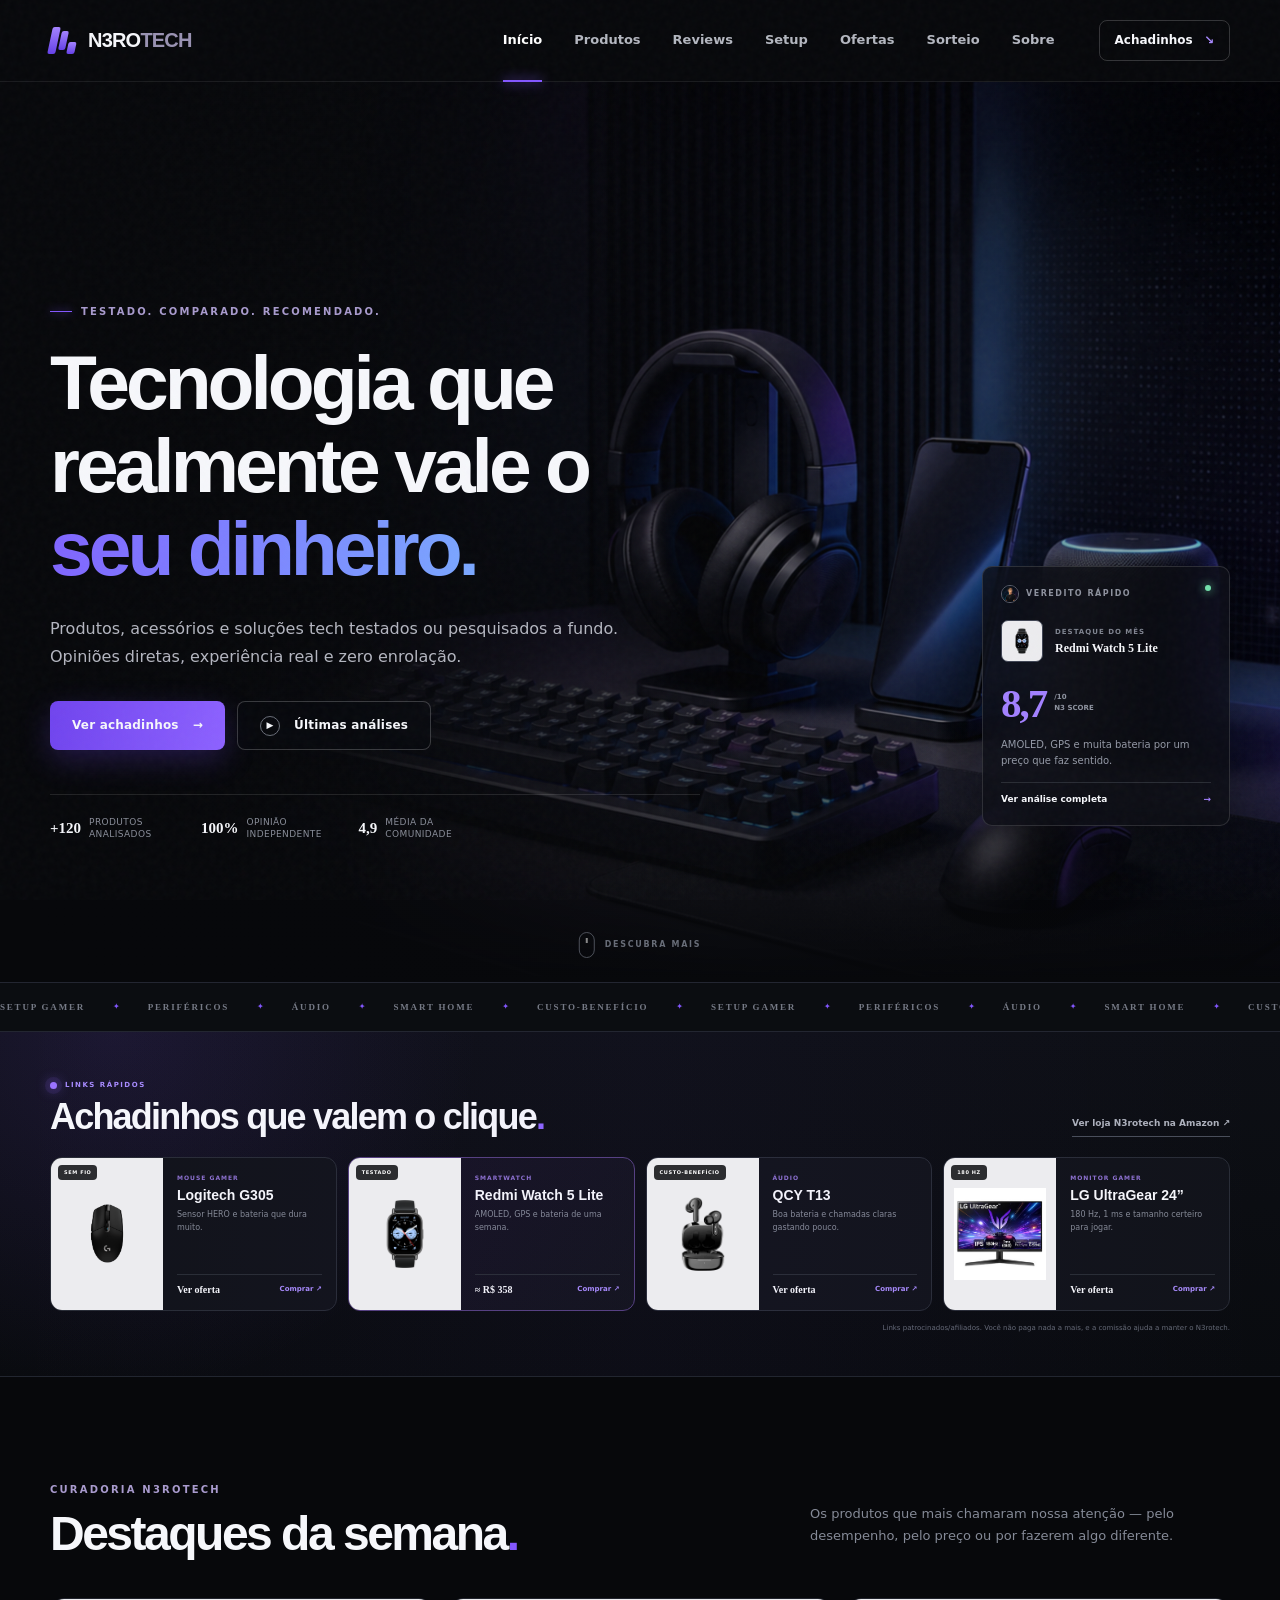
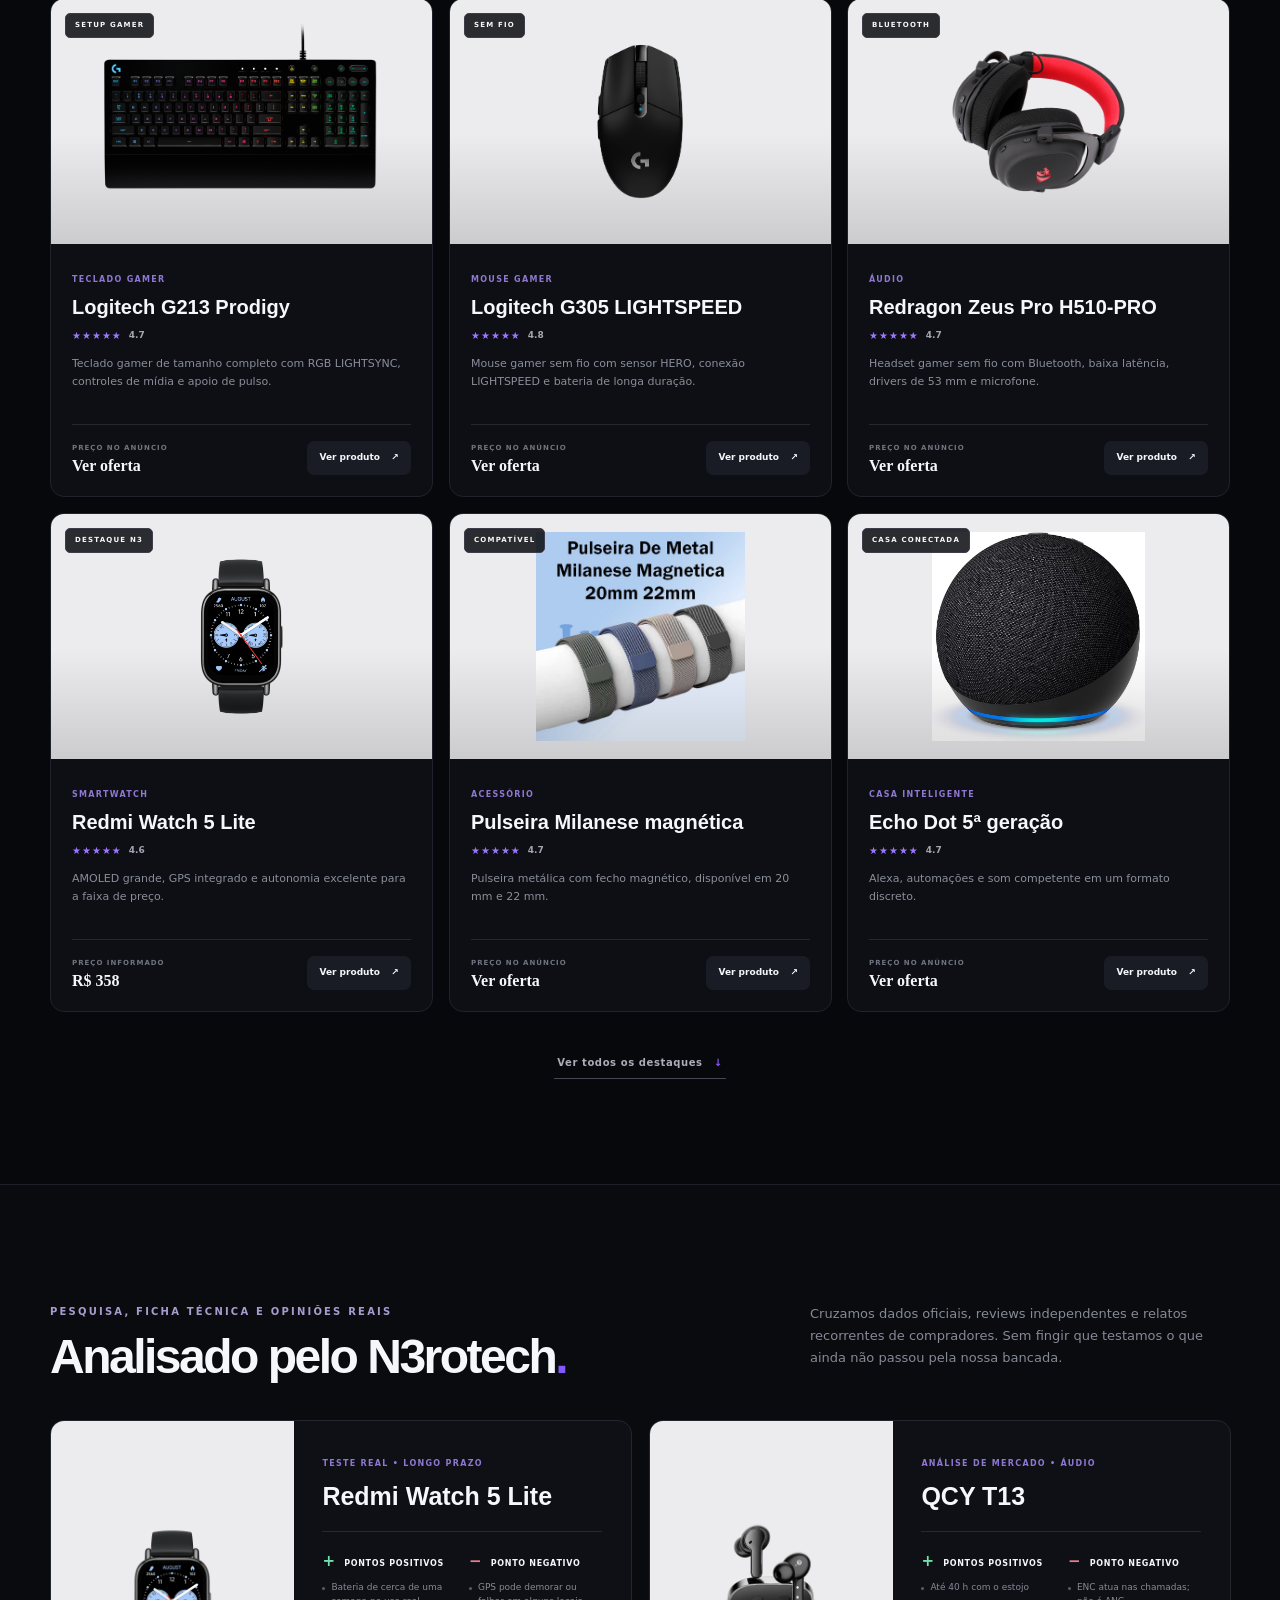
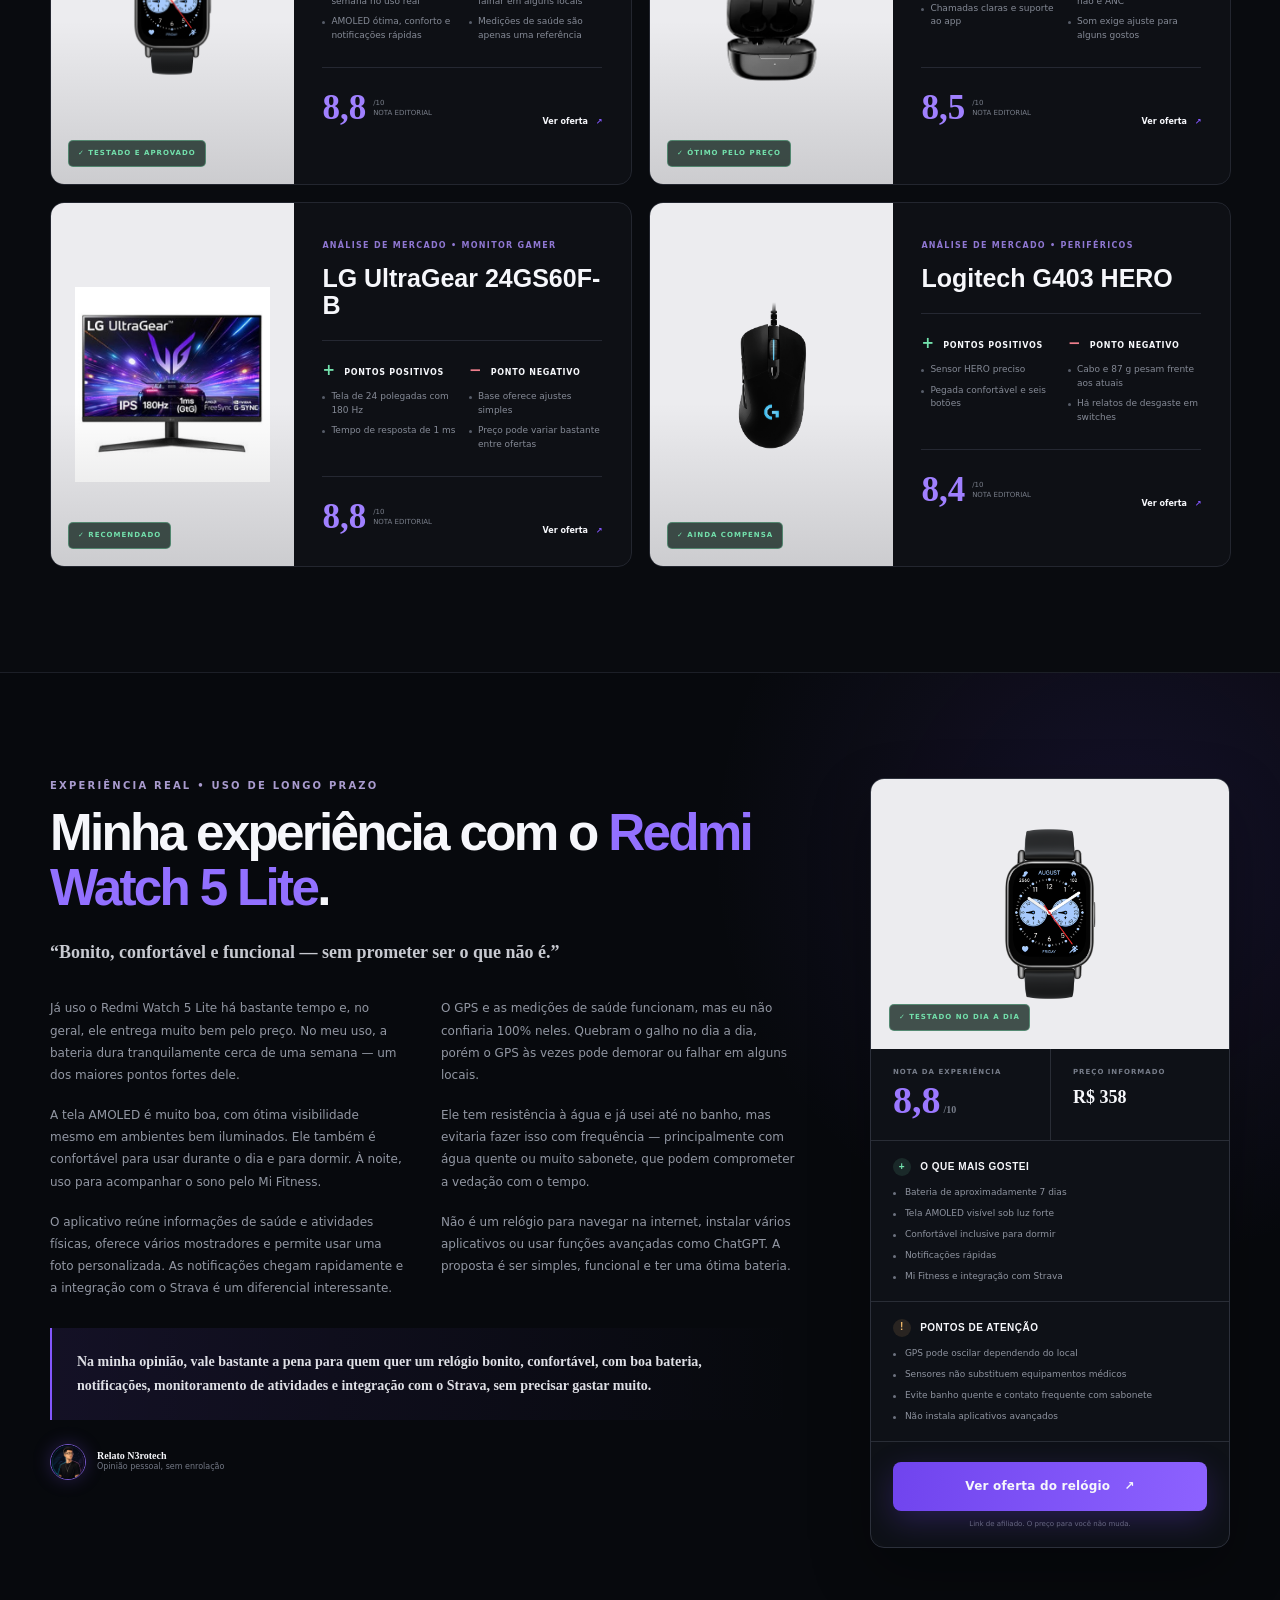
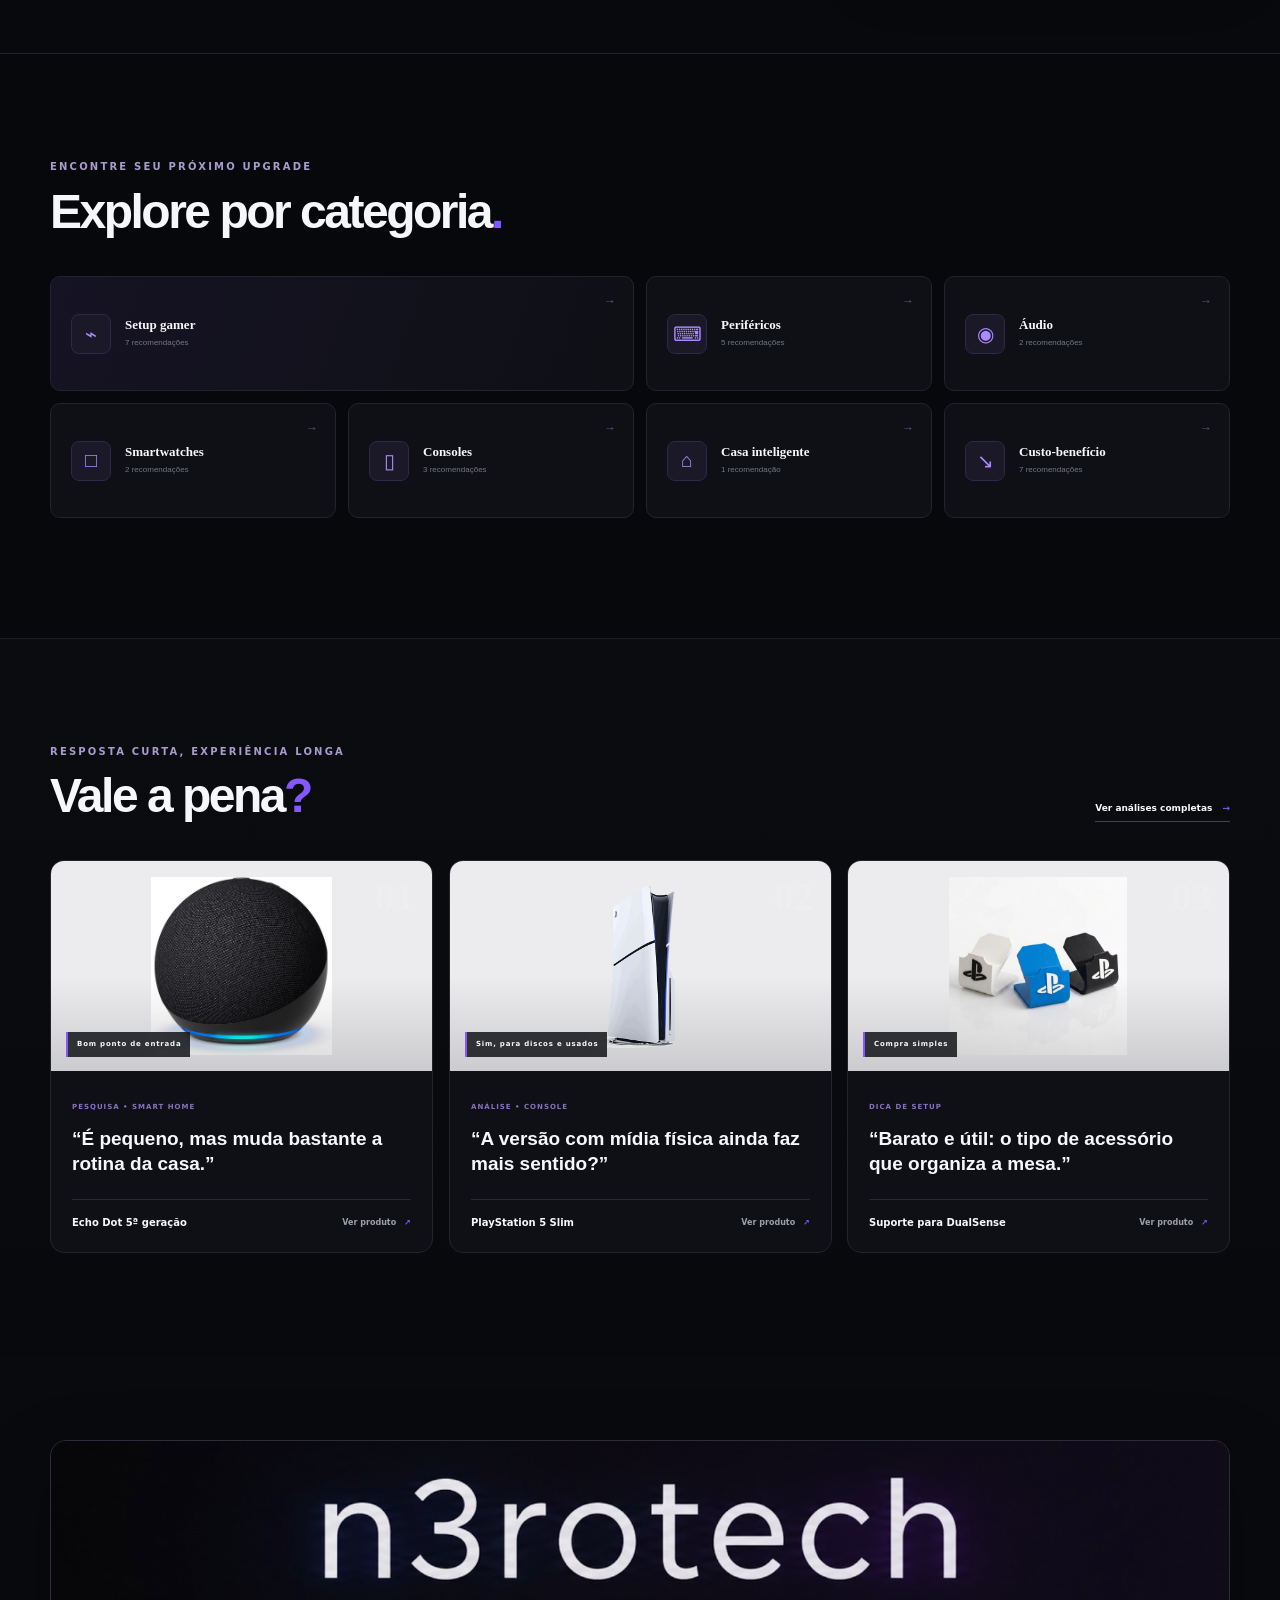
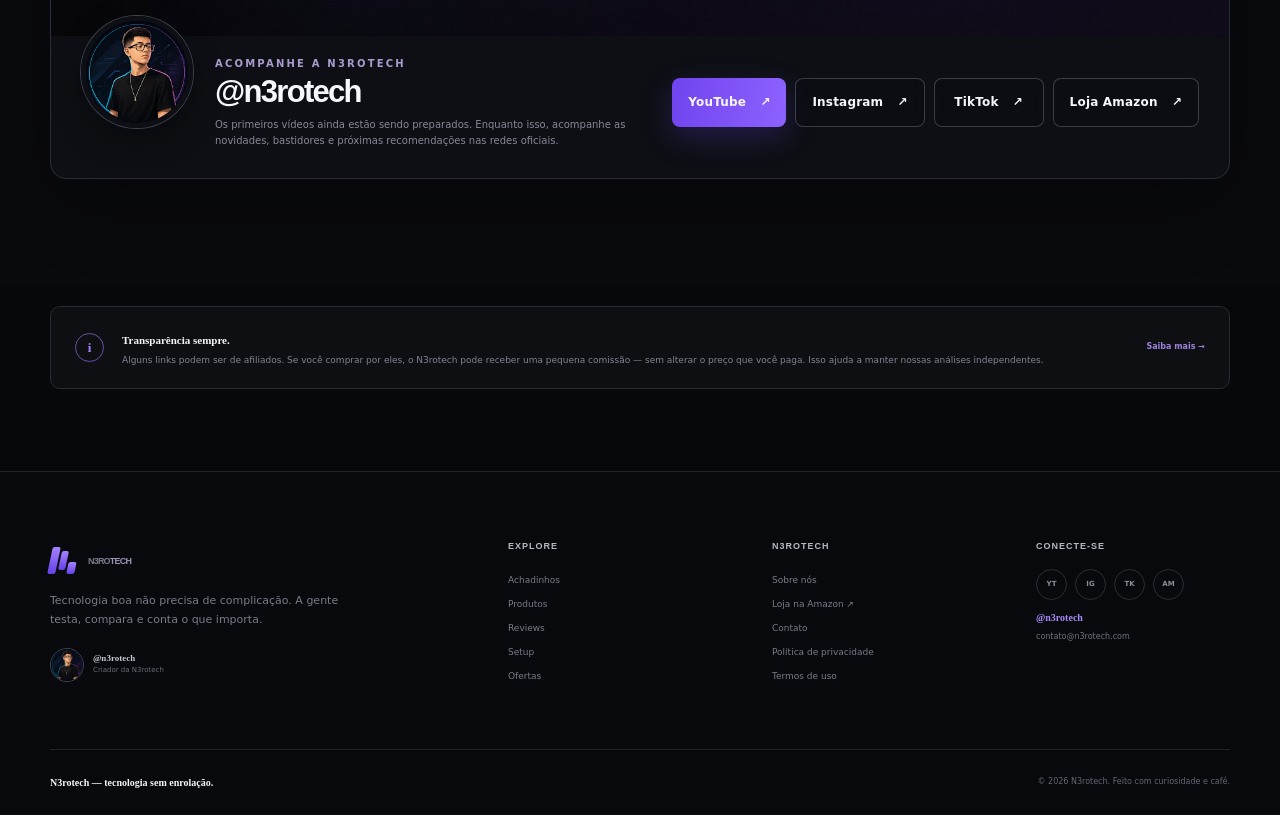
<file: index.html>
<!doctype html>
<html lang="pt-BR">
  <head>
    <meta charset="UTF-8" />
    <meta name="viewport" content="width=device-width, initial-scale=1.0" />
    <meta name="description" content="N3rotech: reviews diretos, produtos testados e tecnologia que vale o seu dinheiro." />
    <meta name="theme-color" content="#07080b" />
    <meta name="referrer" content="strict-origin-when-cross-origin" />
    <meta http-equiv="Content-Security-Policy" content="default-src 'self'; script-src 'self'; style-src 'self' 'unsafe-inline' https://fonts.googleapis.com; font-src https://fonts.gstatic.com; img-src 'self' data:; connect-src 'none'; object-src 'none'; base-uri 'self'; form-action 'none'" />
    <title>N3rotech — tecnologia sem enrolação</title>
    <link rel="preconnect" href="https://fonts.googleapis.com" />
    <link rel="preconnect" href="https://fonts.gstatic.com" crossorigin />
    <link href="https://fonts.googleapis.com/css2?family=Inter:wght@400;500;600;700&family=Manrope:wght@600;700;800&display=swap" rel="stylesheet" />
    <link rel="stylesheet" href="styles.css" />
  </head>
  <body>
    <div class="noise" aria-hidden="true"></div>
    <header class="site-header" id="inicio">
      <div class="container nav-wrap">
        <a class="brand" href="#inicio" aria-label="N3rotech — início">
          <span class="brand-mark" aria-hidden="true"><i></i><i></i><i></i></span>
          <span>N3RO<span>TECH</span></span>
        </a>
        <button class="menu-toggle" type="button" aria-label="Abrir menu" aria-expanded="false"><span></span><span></span></button>
        <nav class="main-nav" aria-label="Navegação principal">
          <a class="active" href="#inicio">Início</a>
          <a href="#produtos">Produtos</a>
          <a href="#reviews">Reviews</a>
          <a href="#setup">Setup</a>
          <a href="#achadinhos">Ofertas</a>
          <a href="sorteio.html">Sorteio</a>
          <a href="#sobre">Sobre</a>
        </nav>
        <a class="nav-cta" href="#achadinhos">Achadinhos <span>↘</span></a>
      </div>
    </header>

    <main>
      <section class="hero" aria-labelledby="hero-title">
        <div class="hero-image" role="img" aria-label="Setup de tecnologia com teclado, headset, celular e caixa de som"></div>
        <div class="hero-grid" aria-hidden="true"></div>
        <div class="container hero-content">
          <div class="hero-copy reveal">
            <div class="eyebrow"><span></span> TESTADO. COMPARADO. RECOMENDADO.</div>
            <h1 id="hero-title">Tecnologia que realmente vale o <em>seu dinheiro.</em></h1>
            <p>Produtos, acessórios e soluções tech testados ou pesquisados a fundo. Opiniões diretas, experiência real e zero enrolação.</p>
            <div class="hero-actions">
              <a class="button button-primary" href="#achadinhos">Ver achadinhos <span>→</span></a>
              <a class="button button-ghost" href="#reviews"><span class="play-dot">▶</span> Últimas análises</a>
            </div>
            <div class="trust-row" aria-label="Diferenciais N3rotech">
              <div><strong>+120</strong><span>produtos analisados</span></div>
              <div><strong>100%</strong><span>opinião independente</span></div>
              <div><strong>4,9</strong><span>média da comunidade</span></div>
            </div>
          </div>
          <aside class="hero-verdict reveal" aria-label="Veredito em destaque">
            <div class="verdict-top"><span class="verdict-author"><img src="assets/n3rotech-profile.jpg" alt=""> VEREDITO RÁPIDO</span><span class="live-dot"></span></div>
            <div class="verdict-product"><img class="mini-device" src="assets/products/redmi-watch-5-lite.png" alt="Redmi Watch 5 Lite"><div><small>DESTAQUE DO MÊS</small><strong>Redmi Watch 5 Lite</strong></div></div>
            <div class="verdict-score"><strong>8,7</strong><span>/10<br />N3 SCORE</span></div>
            <p>AMOLED, GPS e muita bateria por um preço que faz sentido.</p>
            <a href="#testados">Ver análise completa <span>→</span></a>
          </aside>
        </div>
        <a class="scroll-cue" href="#destaques" aria-label="Rolar para os destaques"><span></span>DESCUBRA MAIS</a>
      </section>

      <section class="ticker" aria-label="Categorias em destaque"><div class="ticker-track">
        <span>SETUP GAMER</span><i>✦</i><span>PERIFÉRICOS</span><i>✦</i><span>ÁUDIO</span><i>✦</i><span>SMART HOME</span><i>✦</i><span>CUSTO-BENEFÍCIO</span><i>✦</i>
        <span>SETUP GAMER</span><i>✦</i><span>PERIFÉRICOS</span><i>✦</i><span>ÁUDIO</span><i>✦</i><span>SMART HOME</span><i>✦</i><span>CUSTO-BENEFÍCIO</span><i>✦</i>
      </div></section>

      <section class="quick-finds" id="achadinhos" aria-labelledby="achadinhos-title">
        <div class="container">
          <div class="quick-finds-head reveal">
            <div><span class="hot-label"><i></i> LINKS RÁPIDOS</span><h2 id="achadinhos-title">Achadinhos que valem o clique<span>.</span></h2></div>
            <a href="https://www.amazon.com.br/shop/n3rotech" target="_blank" rel="noopener noreferrer">Ver loja N3rotech na Amazon ↗</a>
          </div>
          <div class="quick-finds-track">
            <a class="find-card reveal" href="https://amzn.to/4vBCsTS" target="_blank" rel="noopener noreferrer sponsored">
              <div class="find-image"><img src="assets/products/logitech-g305.png" alt="Mouse Logitech G305"><span>SEM FIO</span></div>
              <div class="find-copy"><small>MOUSE GAMER</small><h3>Logitech G305</h3><p>Sensor HERO e bateria que dura muito.</p><div><b>Ver oferta</b><i>Comprar ↗</i></div></div>
            </a>
            <a class="find-card find-card-featured reveal" href="https://meli.la/1MDQhH7" target="_blank" rel="noopener noreferrer sponsored">
              <div class="find-image"><img src="assets/products/redmi-watch-5-lite.png" alt="Redmi Watch 5 Lite"><span>TESTADO</span></div>
              <div class="find-copy"><small>SMARTWATCH</small><h3>Redmi Watch 5 Lite</h3><p>AMOLED, GPS e bateria de uma semana.</p><div><b>≈ R$ 358</b><i>Comprar ↗</i></div></div>
            </a>
            <a class="find-card reveal" href="https://meli.la/32vKNSA" target="_blank" rel="noopener noreferrer sponsored">
              <div class="find-image"><img src="assets/products/qcy-t13.png" alt="Fone QCY T13"><span>CUSTO-BENEFÍCIO</span></div>
              <div class="find-copy"><small>ÁUDIO</small><h3>QCY T13</h3><p>Boa bateria e chamadas claras gastando pouco.</p><div><b>Ver oferta</b><i>Comprar ↗</i></div></div>
            </a>
            <a class="find-card reveal" href="https://s.shopee.com.br/7fYLAHip3x" target="_blank" rel="noopener noreferrer sponsored">
              <div class="find-image"><img src="assets/products/lg-ultragear.jpg" alt="Monitor LG UltraGear 24GS60F-B"><span>180 HZ</span></div>
              <div class="find-copy"><small>MONITOR GAMER</small><h3>LG UltraGear 24”</h3><p>180 Hz, 1 ms e tamanho certeiro para jogar.</p><div><b>Ver oferta</b><i>Comprar ↗</i></div></div>
            </a>
          </div>
          <p class="finds-disclosure">Links patrocinados/afiliados. Você não paga nada a mais, e a comissão ajuda a manter o N3rotech.</p>
        </div>
      </section>

      <section class="section" id="destaques">
        <div class="container">
          <div class="section-head reveal"><div><span class="kicker">CURADORIA N3ROTECH</span><h2>Destaques da semana<span>.</span></h2></div><p>Os produtos que mais chamaram nossa atenção — pelo desempenho, pelo preço ou por fazerem algo diferente.</p></div>
          <div class="product-grid" id="product-grid" aria-live="polite"></div>
          <div class="center-action"><button class="text-button" id="show-more" type="button">Ver todos os destaques <span>↓</span></button></div>
        </div>
      </section>

      <section class="section section-dark" id="testados">
        <div class="container">
          <div class="section-head reveal"><div><span class="kicker">PESQUISA, FICHA TÉCNICA E OPINIÕES REAIS</span><h2>Analisado pelo N3rotech<span>.</span></h2></div><p>Cruzamos dados oficiais, reviews independentes e relatos recorrentes de compradores. Sem fingir que testamos o que ainda não passou pela nossa bancada.</p></div>
          <div class="tested-grid" id="tested-grid"></div>
        </div>
      </section>

      <section class="section real-review-section" id="review-redmi">
        <div class="container" id="real-review"></div>
      </section>

      <section class="section categories-section" id="setup">
        <div class="container">
          <div class="section-head reveal"><div><span class="kicker">ENCONTRE SEU PRÓXIMO UPGRADE</span><h2>Explore por categoria<span>.</span></h2></div></div>
          <div class="category-grid" id="category-grid"></div>
        </div>
      </section>

      <section class="section review-section" id="reviews">
        <div class="container">
          <div class="section-head reveal"><div><span class="kicker">RESPOSTA CURTA, EXPERIÊNCIA LONGA</span><h2>Vale a pena<span>?</span></h2></div><a class="section-link" href="#testados">Ver análises completas <span>→</span></a></div>
          <div class="quick-grid" id="quick-grid"></div>
        </div>
      </section>

      <section class="section social-channel-section" id="acompanhe">
        <div class="container">
          <div class="social-channel reveal">
            <div class="channel-banner" aria-hidden="true"></div>
            <div class="channel-content">
              <img class="channel-avatar" src="assets/n3rotech-profile.jpg" alt="Foto de perfil da N3rotech">
              <div class="channel-copy"><span class="kicker">ACOMPANHE A N3ROTECH</span><h2>@n3rotech</h2><p>Os primeiros vídeos ainda estão sendo preparados. Enquanto isso, acompanhe as novidades, bastidores e próximas recomendações nas redes oficiais.</p></div>
              <div class="channel-actions">
                <a class="button button-primary" href="https://www.youtube.com/@n3rotech" target="_blank" rel="noopener">YouTube <span>↗</span></a>
                <a class="button button-ghost" href="https://www.instagram.com/n3rotech/" target="_blank" rel="noopener">Instagram <span>↗</span></a>
                <a class="button button-ghost" href="https://www.tiktok.com/@n3rotech" target="_blank" rel="noopener">TikTok <span>↗</span></a>
                <a class="button button-ghost" href="https://www.amazon.com.br/shop/n3rotech" target="_blank" rel="noopener noreferrer">Loja Amazon <span>↗</span></a>
              </div>
            </div>
          </div>
        </div>
      </section>

      <section class="container affiliate" id="ofertas">
        <span class="affiliate-icon" aria-hidden="true">i</span>
        <div><strong>Transparência sempre.</strong><p>Alguns links podem ser de afiliados. Se você comprar por eles, o N3rotech pode receber uma pequena comissão — sem alterar o preço que você paga. Isso ajuda a manter nossas análises independentes.</p></div>
        <a href="#sobre">Saiba mais →</a>
      </section>
    </main>

    <footer id="sobre">
      <div class="container footer-main">
        <div class="footer-brand"><a class="brand" href="#inicio"><span class="brand-mark"><i></i><i></i><i></i></span><span>N3RO<span>TECH</span></span></a><p>Tecnologia boa não precisa de complicação. A gente testa, compara e conta o que importa.</p><div class="footer-author"><img src="assets/n3rotech-profile.jpg" alt="Foto de perfil da N3rotech"><span><strong>@n3rotech</strong><small>Criador da N3rotech</small></span></div></div>
        <div><h3>Explore</h3><a href="#achadinhos">Achadinhos</a><a href="#destaques">Produtos</a><a href="#reviews">Reviews</a><a href="#setup">Setup</a><a href="#ofertas">Ofertas</a></div>
        <div><h3>N3rotech</h3><a href="#sobre">Sobre nós</a><a href="https://www.amazon.com.br/shop/n3rotech" target="_blank" rel="noopener noreferrer">Loja na Amazon ↗</a><a href="mailto:contato@n3rotech.com">Contato</a><a href="#politica">Política de privacidade</a><a href="#termos">Termos de uso</a></div>
        <div><h3>Conecte-se</h3><div class="socials"><a href="https://www.youtube.com/@n3rotech" target="_blank" rel="noopener" aria-label="YouTube da N3rotech">YT</a><a href="https://www.instagram.com/n3rotech/" target="_blank" rel="noopener" aria-label="Instagram da N3rotech">IG</a><a href="https://www.tiktok.com/@n3rotech" target="_blank" rel="noopener" aria-label="TikTok da N3rotech">TK</a><a href="https://www.amazon.com.br/shop/n3rotech" target="_blank" rel="noopener noreferrer" aria-label="Loja da N3rotech na Amazon">AM</a></div><p class="social-handle">@n3rotech</p><p class="mail">contato@n3rotech.com</p></div>
      </div>
      <div class="container footer-bottom"><strong>N3rotech — tecnologia sem enrolação.</strong><span>© 2026 N3rotech. Feito com curiosidade e café.</span></div>
    </footer>

    <script src="data.js"></script>
    <script src="script.js"></script>
  </body>
</html>
</file>
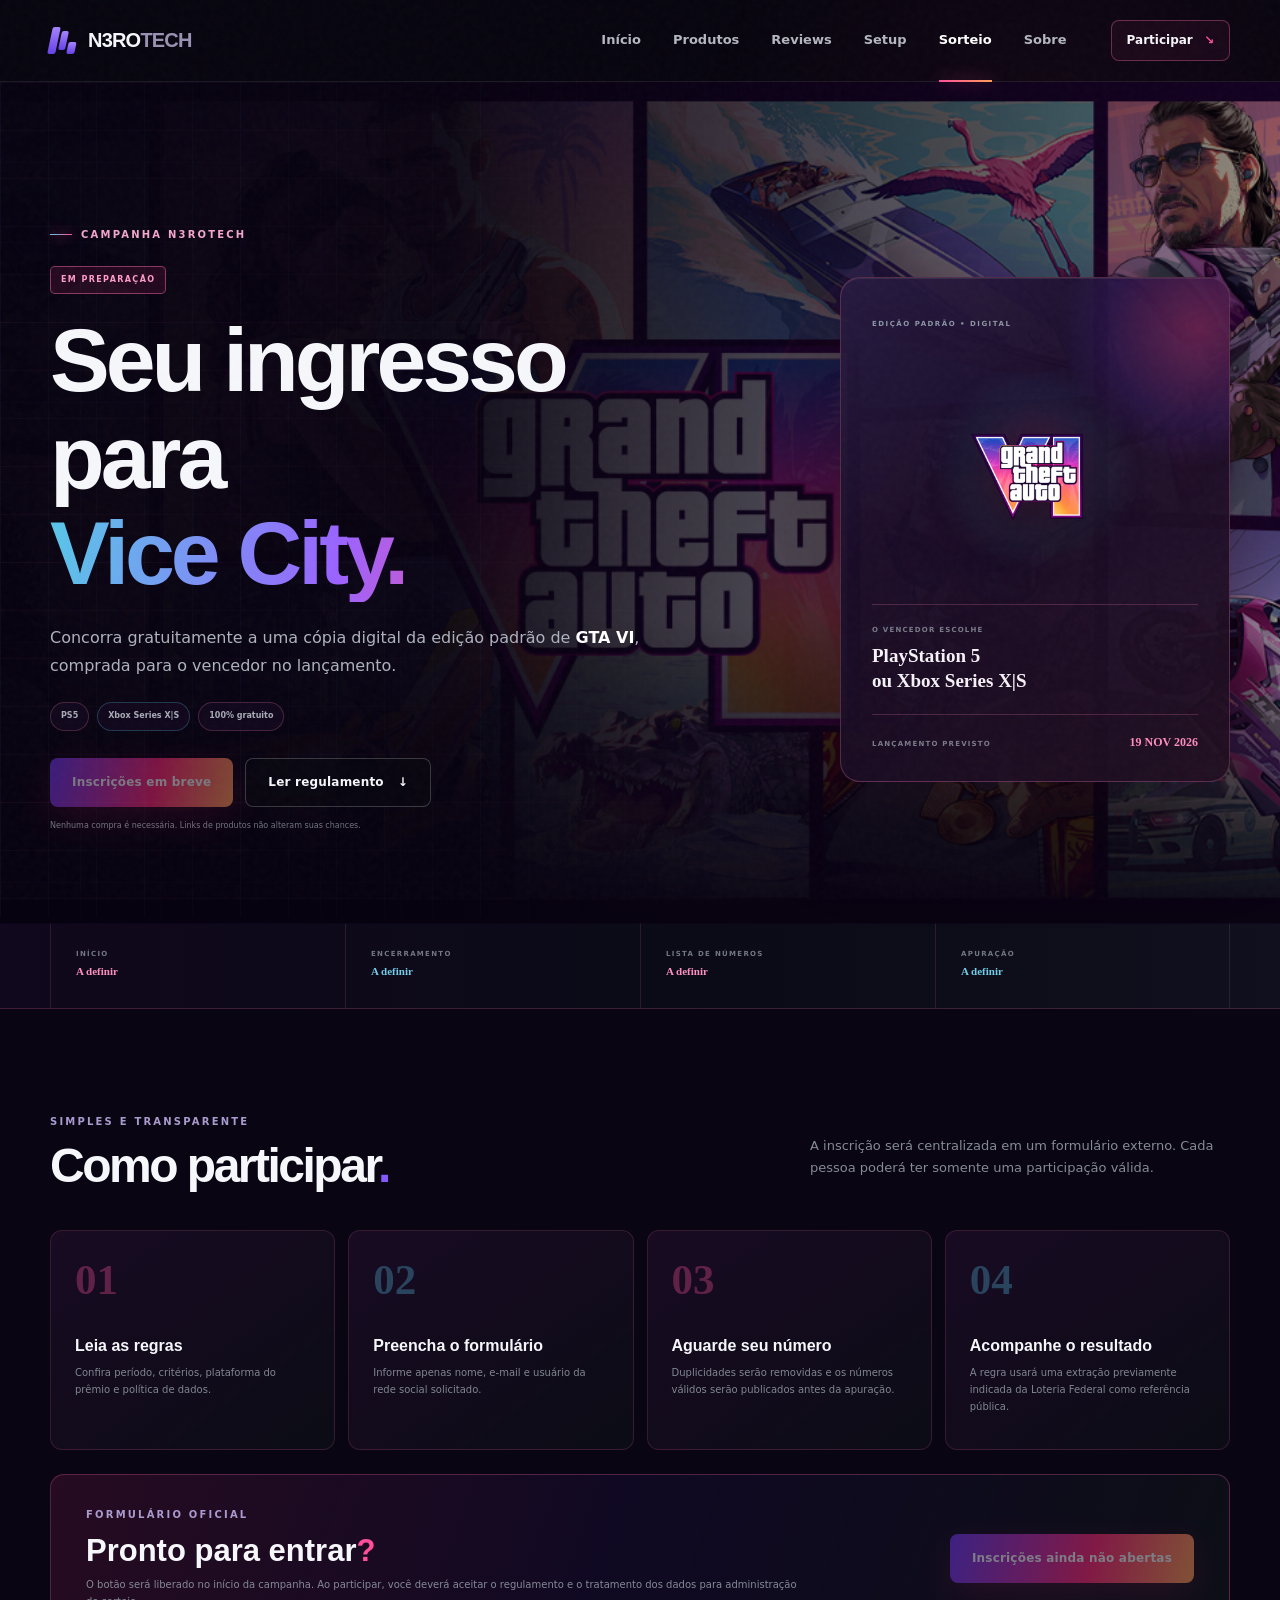
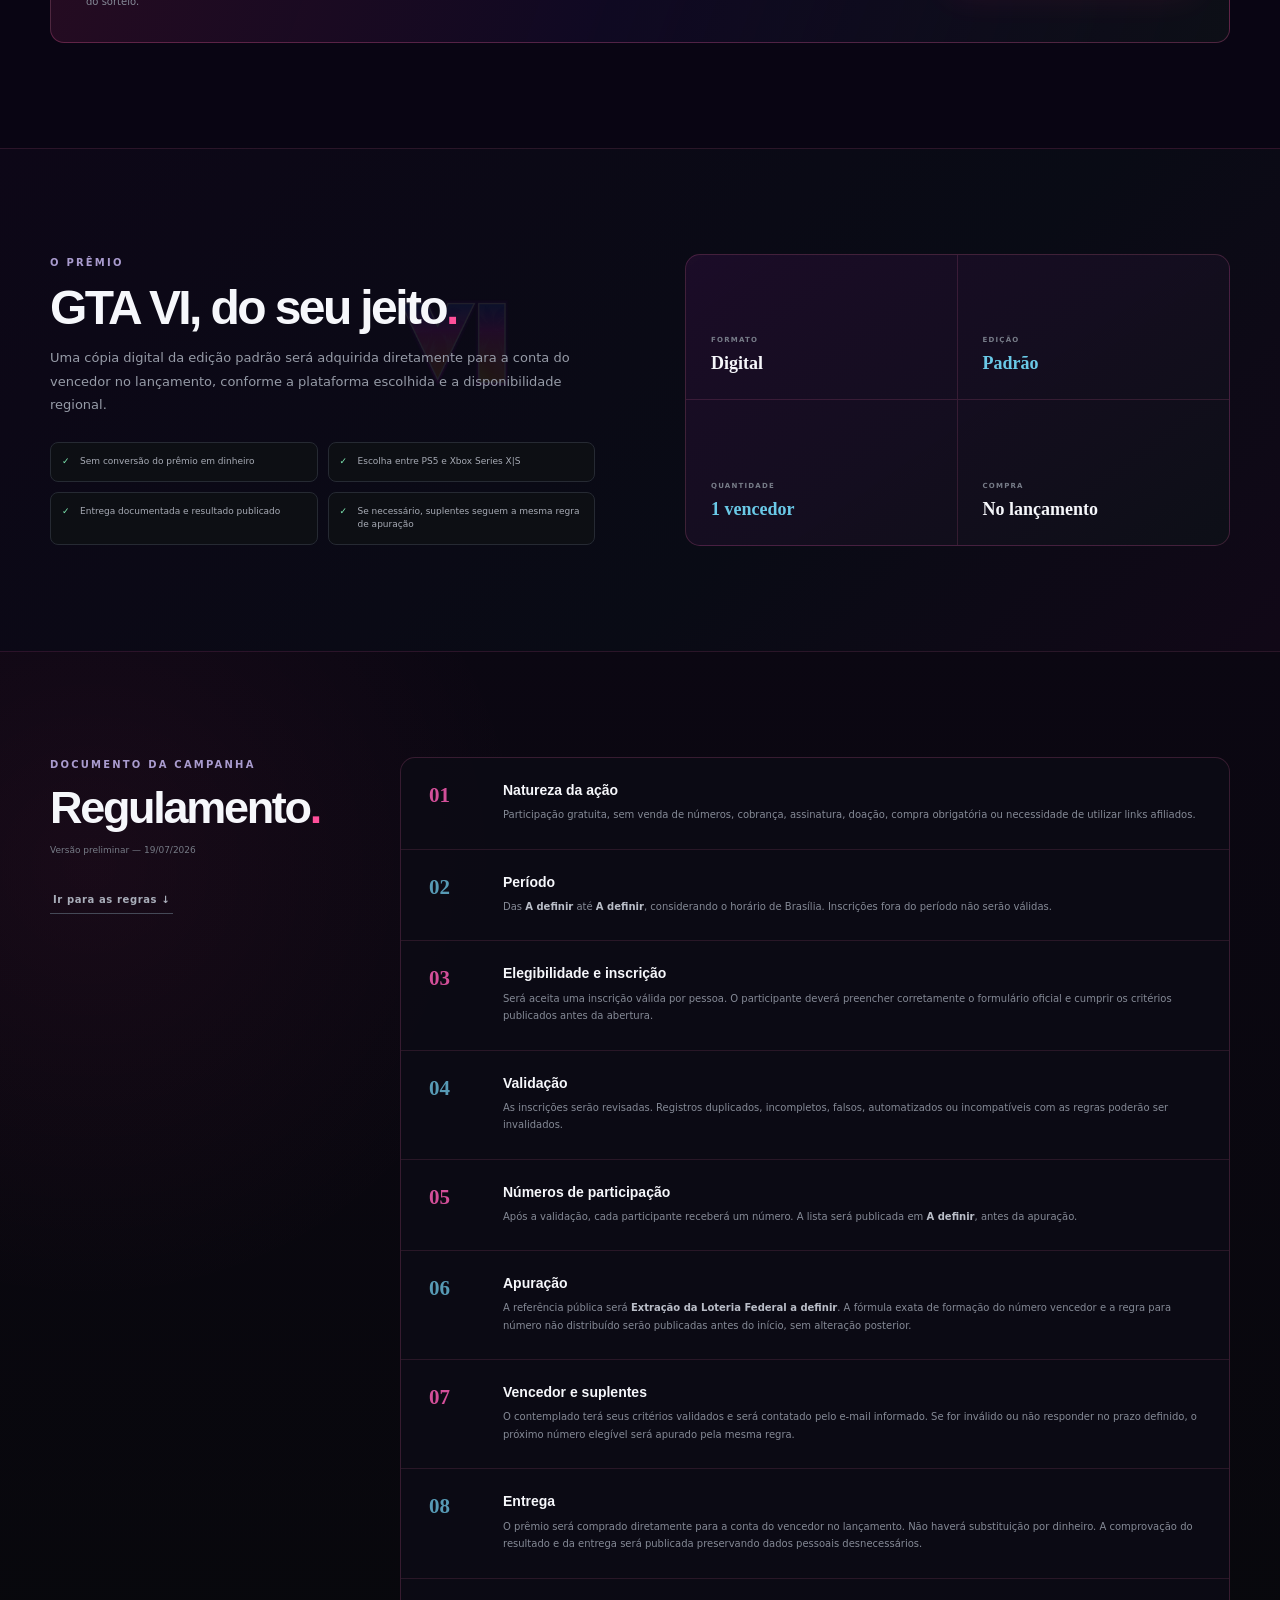
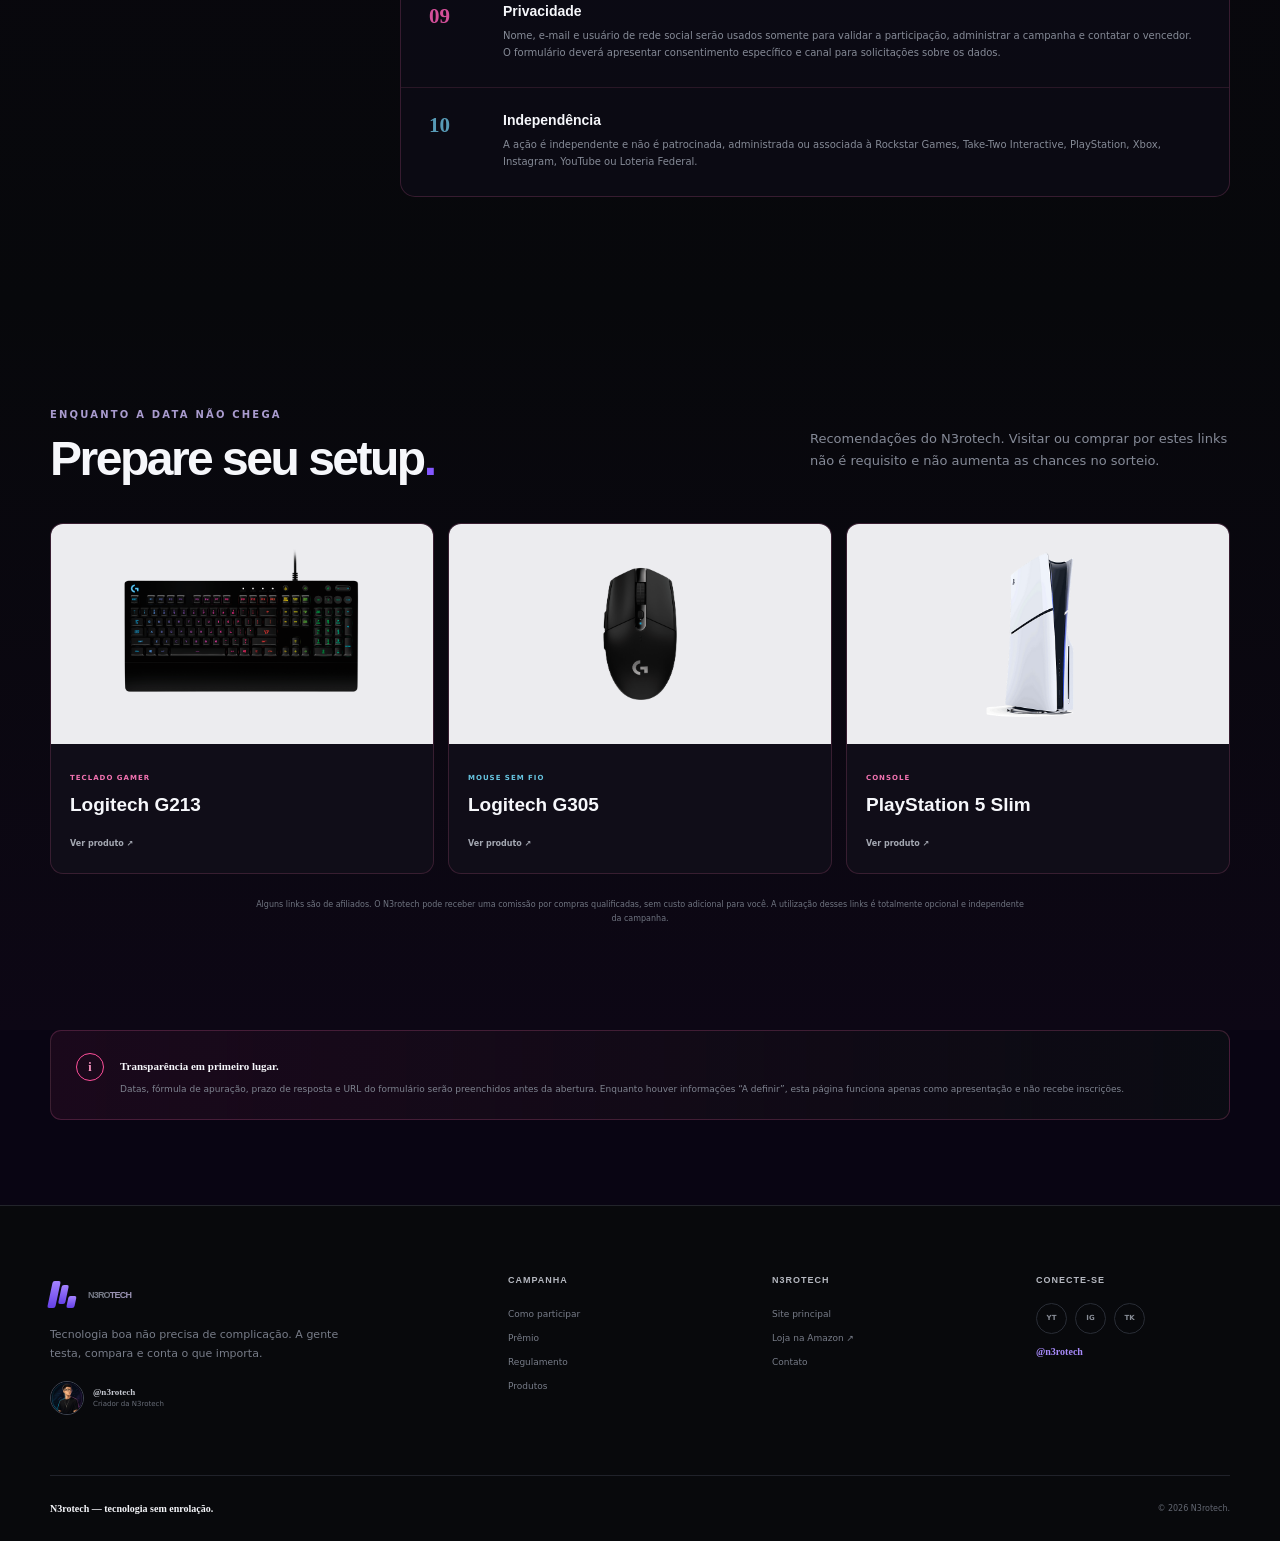
<file: sorteio.html>
<!doctype html>
<html lang="pt-BR">
  <head>
    <meta charset="UTF-8" />
    <meta name="viewport" content="width=device-width, initial-scale=1.0" />
    <meta name="description" content="Sorteio gratuito N3rotech: concorra a uma cópia digital da edição padrão de GTA VI para PS5 ou Xbox Series X|S." />
    <meta name="theme-color" content="#07080b" />
    <meta name="referrer" content="strict-origin-when-cross-origin" />
    <meta http-equiv="Content-Security-Policy" content="default-src 'self'; script-src 'self'; style-src 'self' 'unsafe-inline' https://fonts.googleapis.com; font-src https://fonts.gstatic.com; img-src 'self' data:; connect-src 'none'; object-src 'none'; base-uri 'self'; form-action 'none'" />
    <title>Sorteio GTA VI — N3rotech</title>
    <link rel="preconnect" href="https://fonts.googleapis.com" />
    <link rel="preconnect" href="https://fonts.gstatic.com" crossorigin />
    <link href="https://fonts.googleapis.com/css2?family=Inter:wght@400;500;600;700&family=Manrope:wght@600;700;800&display=swap" rel="stylesheet" />
    <link rel="stylesheet" href="styles.css" />
  </head>
  <body class="giveaway-page">
    <div class="noise" aria-hidden="true"></div>
    <header class="site-header" id="inicio">
      <div class="container nav-wrap">
        <a class="brand" href="index.html" aria-label="N3rotech — página inicial"><span class="brand-mark" aria-hidden="true"><i></i><i></i><i></i></span><span>N3RO<span>TECH</span></span></a>
        <button class="menu-toggle" type="button" aria-label="Abrir menu" aria-expanded="false"><span></span><span></span></button>
        <nav class="main-nav" aria-label="Navegação principal">
          <a href="index.html">Início</a><a href="index.html#destaques">Produtos</a><a href="index.html#reviews">Reviews</a><a href="index.html#setup">Setup</a><a class="active" href="#inicio">Sorteio</a><a href="index.html#sobre">Sobre</a>
        </nav>
        <a class="nav-cta" href="#participar">Participar <span>↘</span></a>
      </div>
    </header>

    <main>
      <section class="giveaway-hero" aria-labelledby="giveaway-title">
        <div class="gta-art-backdrop" aria-hidden="true"></div><div class="giveaway-orb giveaway-orb-one" aria-hidden="true"></div><div class="giveaway-orb giveaway-orb-two" aria-hidden="true"></div><div class="hero-grid" aria-hidden="true"></div>
        <div class="container giveaway-hero-grid">
          <div class="giveaway-copy reveal">
            <div class="eyebrow"><span></span> CAMPANHA N3ROTECH</div>
            <p class="giveaway-status" id="giveaway-status">EM PREPARAÇÃO</p>
            <h1 id="giveaway-title">Seu ingresso para <em>Vice City.</em></h1>
            <p>Concorra gratuitamente a uma cópia digital da edição padrão de <strong>GTA VI</strong>, comprada para o vencedor no lançamento.</p>
            <div class="platform-pills"><span>PS5</span><span>Xbox Series X|S</span><span>100% gratuito</span></div>
            <div class="hero-actions"><a class="button button-primary is-disabled giveaway-form-link">Inscrições em breve</a><a class="button button-ghost" href="#regulamento">Ler regulamento <span>↓</span></a></div>
            <small class="giveaway-note">Nenhuma compra é necessária. Links de produtos não alteram suas chances.</small>
          </div>
          <aside class="giveaway-prize-card reveal" aria-label="Resumo do prêmio">
            <span class="prize-edition">EDIÇÃO PADRÃO • DIGITAL</span>
            <div class="gta-logo-stage"><img src="assets/gta6-logo.png" alt="Grand Theft Auto VI" /></div>
            <div class="prize-detail"><small>O VENCEDOR ESCOLHE</small><strong>PlayStation 5<br />ou Xbox Series X|S</strong></div>
            <div class="prize-launch"><span>LANÇAMENTO PREVISTO</span><strong>19 NOV 2026</strong></div>
          </aside>
        </div>
      </section>

      <section class="giveaway-timeline" aria-label="Datas da campanha">
        <div class="container timeline-grid">
          <div><span>INÍCIO</span><strong data-config="startDate">A definir</strong></div><div><span>ENCERRAMENTO</span><strong data-config="endDate">A definir</strong></div><div><span>LISTA DE NÚMEROS</span><strong data-config="participantListDate">A definir</strong></div><div><span>APURAÇÃO</span><strong data-config="drawDate">A definir</strong></div>
        </div>
      </section>

      <section class="section" id="participar">
        <div class="container">
          <div class="section-head reveal"><div><span class="kicker">SIMPLES E TRANSPARENTE</span><h2>Como participar<span>.</span></h2></div><p>A inscrição será centralizada em um formulário externo. Cada pessoa poderá ter somente uma participação válida.</p></div>
          <ol class="entry-steps">
            <li class="reveal"><span>01</span><div><h3>Leia as regras</h3><p>Confira período, critérios, plataforma do prêmio e política de dados.</p></div></li>
            <li class="reveal"><span>02</span><div><h3>Preencha o formulário</h3><p>Informe apenas nome, e-mail e usuário da rede social solicitado.</p></div></li>
            <li class="reveal"><span>03</span><div><h3>Aguarde seu número</h3><p>Duplicidades serão removidas e os números válidos serão publicados antes da apuração.</p></div></li>
            <li class="reveal"><span>04</span><div><h3>Acompanhe o resultado</h3><p>A regra usará uma extração previamente indicada da Loteria Federal como referência pública.</p></div></li>
          </ol>
          <div class="giveaway-cta reveal"><div><span class="kicker">FORMULÁRIO OFICIAL</span><h2>Pronto para entrar<span>?</span></h2><p>O botão será liberado no início da campanha. Ao participar, você deverá aceitar o regulamento e o tratamento dos dados para administração do sorteio.</p></div><a class="button button-primary is-disabled giveaway-form-link">Inscrições ainda não abertas</a></div>
        </div>
      </section>

      <section class="section section-dark" id="premio">
        <div class="container prize-layout">
          <div class="prize-copy reveal"><img class="gta-vi-watermark" src="assets/gta6-vi-logo.png" alt="" aria-hidden="true" /><span class="kicker">O PRÊMIO</span><h2>GTA VI, do seu jeito<span>.</span></h2><p>Uma cópia digital da edição padrão será adquirida diretamente para a conta do vencedor no lançamento, conforme a plataforma escolhida e a disponibilidade regional.</p><ul><li>Sem conversão do prêmio em dinheiro</li><li>Escolha entre PS5 e Xbox Series X|S</li><li>Entrega documentada e resultado publicado</li><li>Se necessário, suplentes seguem a mesma regra de apuração</li></ul></div>
          <div class="prize-spec reveal"><div><small>FORMATO</small><strong>Digital</strong></div><div><small>EDIÇÃO</small><strong>Padrão</strong></div><div><small>QUANTIDADE</small><strong>1 vencedor</strong></div><div><small>COMPRA</small><strong>No lançamento</strong></div></div>
        </div>
      </section>

      <section class="section rules-section" id="regulamento">
        <div class="container rules-layout">
          <aside class="rules-nav reveal"><span class="kicker">DOCUMENTO DA CAMPANHA</span><h2>Regulamento<span>.</span></h2><p data-config="rulesVersion">Versão preliminar</p><a class="text-button" href="#resumo-regras">Ir para as regras ↓</a></aside>
          <article class="rules-card reveal" id="resumo-regras">
            <section><span>01</span><div><h3>Natureza da ação</h3><p>Participação gratuita, sem venda de números, cobrança, assinatura, doação, compra obrigatória ou necessidade de utilizar links afiliados.</p></div></section>
            <section><span>02</span><div><h3>Período</h3><p>Das <strong data-config="startDate">A definir</strong> até <strong data-config="endDate">A definir</strong>, considerando o horário de Brasília. Inscrições fora do período não serão válidas.</p></div></section>
            <section><span>03</span><div><h3>Elegibilidade e inscrição</h3><p>Será aceita uma inscrição válida por pessoa. O participante deverá preencher corretamente o formulário oficial e cumprir os critérios publicados antes da abertura.</p></div></section>
            <section><span>04</span><div><h3>Validação</h3><p>As inscrições serão revisadas. Registros duplicados, incompletos, falsos, automatizados ou incompatíveis com as regras poderão ser invalidados.</p></div></section>
            <section><span>05</span><div><h3>Números de participação</h3><p>Após a validação, cada participante receberá um número. A lista será publicada em <strong data-config="participantListDate">A definir</strong>, antes da apuração.</p></div></section>
            <section><span>06</span><div><h3>Apuração</h3><p>A referência pública será <strong data-config="lotteryReference">extração a definir</strong>. A fórmula exata de formação do número vencedor e a regra para número não distribuído serão publicadas antes do início, sem alteração posterior.</p></div></section>
            <section><span>07</span><div><h3>Vencedor e suplentes</h3><p>O contemplado terá seus critérios validados e será contatado pelo e-mail informado. Se for inválido ou não responder no prazo definido, o próximo número elegível será apurado pela mesma regra.</p></div></section>
            <section><span>08</span><div><h3>Entrega</h3><p>O prêmio será comprado diretamente para a conta do vencedor no lançamento. Não haverá substituição por dinheiro. A comprovação do resultado e da entrega será publicada preservando dados pessoais desnecessários.</p></div></section>
            <section><span>09</span><div><h3>Privacidade</h3><p>Nome, e-mail e usuário de rede social serão usados somente para validar a participação, administrar a campanha e contatar o vencedor. O formulário deverá apresentar consentimento específico e canal para solicitações sobre os dados.</p></div></section>
            <section><span>10</span><div><h3>Independência</h3><p>A ação é independente e não é patrocinada, administrada ou associada à Rockstar Games, Take-Two Interactive, PlayStation, Xbox, Instagram, YouTube ou Loteria Federal.</p></div></section>
          </article>
        </div>
      </section>

      <section class="section giveaway-products" id="produtos">
        <div class="container">
          <div class="section-head reveal"><div><span class="kicker">ENQUANTO A DATA NÃO CHEGA</span><h2>Prepare seu setup<span>.</span></h2></div><p>Recomendações do N3rotech. Visitar ou comprar por estes links não é requisito e não aumenta as chances no sorteio.</p></div>
          <div class="giveaway-product-grid">
            <a class="giveaway-product reveal" href="https://amzn.to/4vBCsTS" target="_blank" rel="noopener noreferrer sponsored"><img src="assets/products/logitech-g213.png" alt="Teclado Logitech G213"><div><small>TECLADO GAMER</small><h3>Logitech G213</h3><span>Ver produto ↗</span></div></a>
            <a class="giveaway-product reveal" href="https://amzn.to/4vBCsTS" target="_blank" rel="noopener noreferrer sponsored"><img src="assets/products/logitech-g305.png" alt="Mouse Logitech G305"><div><small>MOUSE SEM FIO</small><h3>Logitech G305</h3><span>Ver produto ↗</span></div></a>
            <a class="giveaway-product reveal" href="https://s.shopee.com.br/9pcpk8Hwbh" target="_blank" rel="noopener noreferrer sponsored"><img src="assets/products/ps5-slim.jpg" alt="PlayStation 5 Slim"><div><small>CONSOLE</small><h3>PlayStation 5 Slim</h3><span>Ver produto ↗</span></div></a>
          </div>
          <p class="affiliate-disclosure">Alguns links são de afiliados. O N3rotech pode receber uma comissão por compras qualificadas, sem custo adicional para você. A utilização desses links é totalmente opcional e independente da campanha.</p>
        </div>
      </section>

      <section class="container giveaway-disclaimer reveal"><span aria-hidden="true">i</span><div><strong>Transparência em primeiro lugar.</strong><p>Datas, fórmula de apuração, prazo de resposta e URL do formulário serão preenchidos antes da abertura. Enquanto houver informações “A definir”, esta página funciona apenas como apresentação e não recebe inscrições.</p></div></section>
    </main>

    <footer id="sobre">
      <div class="container footer-main">
        <div class="footer-brand"><a class="brand" href="index.html"><span class="brand-mark"><i></i><i></i><i></i></span><span>N3RO<span>TECH</span></span></a><p>Tecnologia boa não precisa de complicação. A gente testa, compara e conta o que importa.</p><div class="footer-author"><img src="assets/n3rotech-profile.jpg" alt="Foto de perfil da N3rotech"><span><strong>@n3rotech</strong><small>Criador da N3rotech</small></span></div></div>
        <div><h3>Campanha</h3><a href="#participar">Como participar</a><a href="#premio">Prêmio</a><a href="#regulamento">Regulamento</a><a href="#produtos">Produtos</a></div>
        <div><h3>N3rotech</h3><a href="index.html">Site principal</a><a href="https://www.amazon.com.br/shop/n3rotech" target="_blank" rel="noopener noreferrer">Loja na Amazon ↗</a><a href="mailto:contato@n3rotech.com">Contato</a></div>
        <div><h3>Conecte-se</h3><div class="socials"><a href="https://www.youtube.com/@n3rotech" target="_blank" rel="noopener" aria-label="YouTube da N3rotech">YT</a><a href="https://www.instagram.com/n3rotech/" target="_blank" rel="noopener" aria-label="Instagram da N3rotech">IG</a><a href="https://www.tiktok.com/@n3rotech" target="_blank" rel="noopener" aria-label="TikTok da N3rotech">TK</a></div><p class="social-handle">@n3rotech</p></div>
      </div>
      <div class="container footer-bottom"><strong>N3rotech — tecnologia sem enrolação.</strong><span>© 2026 N3rotech.</span></div>
    </footer>
    <script src="sorteio-config.js"></script><script src="sorteio.js"></script>
  </body>
</html>
</file>
<file: styles.css>
:root{--bg:#07080b;--bg2:#0b0d12;--panel:#101319;--line:#252936;--text:#f6f7fb;--muted:#969baa;--purple:#8457ff;--blue:#4f8cff;--cyan:#5ce1e6;--green:#73e1ac;--radius:14px;--container:1180px}
*{box-sizing:border-box}html{scroll-behavior:smooth}body{margin:0;background:var(--bg);color:var(--text);font-family:Inter,system-ui,sans-serif;line-height:1.55;overflow-x:hidden}body::selection{background:var(--purple);color:#fff}.noise{position:fixed;inset:0;pointer-events:none;opacity:.035;z-index:50;background-image:url("data:image/svg+xml,%3Csvg viewBox='0 0 180 180' xmlns='http://www.w3.org/2000/svg'%3E%3Cfilter id='n'%3E%3CfeTurbulence type='fractalNoise' baseFrequency='.8' numOctaves='4' stitchTiles='stitch'/%3E%3C/filter%3E%3Crect width='100%25' height='100%25' filter='url(%23n)' opacity='.8'/%3E%3C/svg%3E")}.container{width:min(calc(100% - 40px),var(--container));margin-inline:auto}a{color:inherit;text-decoration:none}button{font:inherit}.site-header{position:fixed;z-index:40;top:0;left:0;width:100%;height:82px;border-bottom:1px solid rgba(255,255,255,.08);transition:.3s}.site-header.scrolled{height:68px;background:rgba(7,8,11,.82);backdrop-filter:blur(16px)}.nav-wrap{height:100%;display:flex;align-items:center;gap:44px}.brand{display:flex;align-items:center;gap:11px;font:800 20px Manrope,sans-serif;letter-spacing:-.8px}.brand>span:last-child>span{color:#9992b2;font-weight:600}.brand-mark{width:27px;height:27px;display:grid;grid-template-columns:repeat(3,1fr);gap:2px;transform:skew(-12deg)}.brand-mark i{background:linear-gradient(180deg,#a483ff,#6540e8);border-radius:2px}.brand-mark i:nth-child(2){height:72%;align-self:center}.brand-mark i:nth-child(3){height:45%;align-self:end}.main-nav{display:flex;align-items:center;gap:32px;margin-left:auto}.main-nav a{font-size:13px;font-weight:600;color:#b4b7c0;position:relative;transition:.2s}.main-nav a:hover,.main-nav a.active{color:#fff}.main-nav a.active::after{content:"";position:absolute;left:0;right:0;bottom:-31px;height:2px;background:var(--purple);box-shadow:0 0 12px var(--purple)}.scrolled .main-nav a.active::after{bottom:-24px}.nav-cta{border:1px solid rgba(255,255,255,.18);padding:10px 15px;border-radius:8px;font-size:12px;font-weight:700}.nav-cta span{color:#a889ff;margin-left:7px}.menu-toggle{display:none;background:none;border:0;color:#fff;padding:8px}.menu-toggle span{width:22px;height:2px;background:#fff;display:block;margin:5px}
.hero{min-height:800px;height:100vh;max-height:940px;display:flex;align-items:center;position:relative;isolation:isolate;overflow:hidden}.hero::after{content:"";position:absolute;inset:0;z-index:-1;background:linear-gradient(90deg,#07080b 0%,rgba(7,8,11,.97) 27%,rgba(7,8,11,.5) 58%,rgba(7,8,11,.18) 100%),linear-gradient(0deg,#07080b 0%,transparent 32%)}.hero-image{position:absolute;inset:0;z-index:-2;background:url('assets/n3rotech-hero.png') center right/cover no-repeat;filter:saturate(.9)}.hero-grid{position:absolute;inset:0;z-index:-1;opacity:.14;background-image:linear-gradient(rgba(132,87,255,.2) 1px,transparent 1px),linear-gradient(90deg,rgba(132,87,255,.2) 1px,transparent 1px);background-size:80px 80px;mask-image:linear-gradient(90deg,#000,transparent 72%)}.hero-content{padding-top:80px;display:flex;justify-content:space-between;align-items:flex-end}.hero-copy{width:min(650px,62%)}.eyebrow,.kicker{font-size:10px;font-weight:800;letter-spacing:2.2px;color:#a99bce}.eyebrow{display:flex;align-items:center;gap:9px;margin-bottom:22px}.eyebrow span{width:22px;height:1px;background:var(--purple);box-shadow:0 0 9px var(--purple)}h1,h2,h3{font-family:Manrope,sans-serif;margin:0;line-height:1.08}h1{font-size:clamp(50px,6vw,78px);letter-spacing:-4px;max-width:700px}h1 em{font-style:normal;color:transparent;background:linear-gradient(100deg,#8064ff,#7aa8ff);background-clip:text;-webkit-background-clip:text}.hero-copy>p{max-width:580px;font-size:16px;color:#b4b6c0;line-height:1.75;margin:25px 0 30px}.hero-actions{display:flex;gap:12px}.button{min-height:49px;padding:0 22px;display:inline-flex;align-items:center;justify-content:center;gap:14px;border-radius:8px;font-size:12px;font-weight:800;letter-spacing:.2px;transition:.25s}.button-primary{background:linear-gradient(100deg,#7044ee,#8d62ff);box-shadow:0 10px 30px rgba(113,67,238,.25)}.button-primary:hover{transform:translateY(-2px);box-shadow:0 14px 35px rgba(113,67,238,.4)}.button-ghost{border:1px solid rgba(255,255,255,.2);background:rgba(10,12,17,.38);backdrop-filter:blur(6px)}.button-ghost:hover{border-color:#fff;background:rgba(255,255,255,.07)}.play-dot{font-size:9px;width:20px;height:20px;border:1px solid #696d78;border-radius:50%;display:grid;place-items:center}.trust-row{display:flex;gap:30px;border-top:1px solid rgba(255,255,255,.11);margin-top:44px;padding-top:21px}.trust-row div{display:grid;grid-template-columns:auto auto;column-gap:8px;align-items:center}.trust-row strong{font:700 15px Manrope}.trust-row span{font-size:9px;text-transform:uppercase;color:#898d99;line-height:1.35;max-width:82px;letter-spacing:.4px}.hero-verdict{width:248px;margin-bottom:14px;background:rgba(12,14,20,.78);border:1px solid rgba(255,255,255,.13);border-radius:10px;padding:18px;backdrop-filter:blur(16px);box-shadow:0 18px 60px rgba(0,0,0,.35)}.verdict-top{display:flex;justify-content:space-between;color:#8e929e;font-size:8px;font-weight:800;letter-spacing:1.5px}.live-dot{width:6px;height:6px;border-radius:50%;background:var(--green);box-shadow:0 0 10px var(--green)}.verdict-product{display:flex;align-items:center;gap:12px;margin:17px 0}.mini-device{width:42px;height:42px;border:1px solid #404554;border-radius:7px;background:radial-gradient(circle at 60% 50%,#7653c4,transparent 35%),#171a22}.verdict-product div{display:flex;flex-direction:column}.verdict-product small{color:#7f8490;font-size:7px;font-weight:800;letter-spacing:1px}.verdict-product strong{font:700 12px Manrope;margin-top:3px}.verdict-score{display:flex;align-items:center;gap:8px}.verdict-score strong{font:800 41px Manrope;color:#a381ff;letter-spacing:-2px}.verdict-score span{font-size:7px;line-height:1.6;color:#8f94a1;font-weight:700}.hero-verdict p{font-size:10px;color:#9499a6;line-height:1.55;border-bottom:1px solid #292c34;padding-bottom:14px}.hero-verdict>a{font-size:9px;font-weight:800;display:flex;justify-content:space-between}.hero-verdict>a span{color:#a381ff}.scroll-cue{position:absolute;bottom:24px;left:50%;transform:translateX(-50%);display:flex;align-items:center;gap:10px;color:#686d78;font-size:8px;font-weight:800;letter-spacing:1.7px}.scroll-cue span{height:26px;width:16px;border:1px solid #4d515a;border-radius:10px;position:relative}.scroll-cue span::after{content:"";position:absolute;width:2px;height:5px;background:#888;left:6px;top:5px;animation:scroll 1.8s infinite}@keyframes scroll{to{transform:translateY(8px);opacity:0}}
.ticker{border-block:1px solid #232631;height:50px;overflow:hidden;background:#0b0d11}.ticker-track{height:100%;display:flex;align-items:center;gap:28px;width:max-content;animation:ticker 32s linear infinite}.ticker span{font:700 9px Manrope;color:#767a86;letter-spacing:1.8px}.ticker i{color:var(--purple);font-style:normal;font-size:8px}@keyframes ticker{to{transform:translateX(-50%)}}
.section{padding:105px 0}.section-dark{background:#090b0f;border-block:1px solid #1c1f27}.section-head{display:flex;justify-content:space-between;align-items:flex-end;margin-bottom:38px;gap:40px}.kicker{display:block;margin-bottom:11px}.section-head h2{font-size:clamp(34px,4vw,48px);letter-spacing:-2.5px}.section-head h2 span{color:var(--purple)}.section-head>p{max-width:420px;color:#858a97;font-size:13px;line-height:1.7}.product-grid{display:grid;grid-template-columns:repeat(3,1fr);gap:16px}.product-card{background:#0d0f14;border:1px solid #20232c;border-radius:var(--radius);overflow:hidden;transition:transform .3s,border-color .3s,box-shadow .3s}.product-card:hover{transform:translateY(-7px);border-color:#40365e;box-shadow:0 20px 50px rgba(0,0,0,.35)}.product-visual,.tested-visual,.quick-art,.video-thumb{position:relative;overflow:hidden;background-color:#10131a;background-image:url('assets/n3rotech-hero.png');background-size:340%;min-height:245px}.visual-keyboard .product-visual,.product-visual.visual-keyboard,.visual-keyboard .video-thumb{background-position:59% 82%}.visual-headset .product-visual,.product-visual.visual-headset,.visual-headset .tested-visual,.visual-headset .video-thumb{background-position:67% 43%}.visual-speaker .product-visual,.product-visual.visual-speaker,.visual-speaker .quick-art{background-position:98% 48%}.visual-setup .video-thumb,.visual-desk .video-thumb{background-size:cover;background-position:center}.product-visual::after,.tested-visual::after,.quick-art::after,.video-thumb::after{content:"";position:absolute;inset:0;background:linear-gradient(0deg,rgba(9,10,14,.4),transparent 50%);pointer-events:none}.product-shape{display:block}.visual-watch .product-shape{position:absolute;width:86px;height:112px;border:14px solid #242936;border-radius:30px;left:50%;top:50%;transform:translate(-50%,-50%) rotate(-12deg);box-shadow:inset 0 0 0 2px #7f65e4,0 24px 35px #000}.visual-watch .product-shape::after{content:"08:42";position:absolute;inset:7px -4px;background:radial-gradient(circle at 50% 30%,#7e5aff,transparent 45%),#080a10;border-radius:15px;color:#fff;font:700 11px Manrope;display:grid;place-items:center}.visual-mouse .product-shape{position:absolute;width:100px;height:145px;border-radius:50% 50% 45% 45%;left:50%;top:50%;transform:translate(-50%,-50%) rotate(14deg);background:linear-gradient(105deg,#323746,#101218);box-shadow:-8px 4px 0 #6e4ce0,0 25px 40px #000}.visual-mouse .product-shape::after{content:"";position:absolute;left:48%;width:2px;height:55%;background:#606675}.visual-charger .product-shape,.visual-hub .product-shape{position:absolute;width:120px;height:90px;border-radius:20px;left:50%;top:50%;transform:translate(-50%,-50%) rotate(-10deg);background:linear-gradient(145deg,#353b49,#0e1015 65%);box-shadow:inset 0 0 0 1px #565d6c,0 22px 40px #000}.visual-charger .product-shape::after,.visual-hub .product-shape::after{content:"65W";position:absolute;inset:0;display:grid;place-items:center;color:#73658f;font:800 18px Manrope}.card-badge{position:absolute;z-index:2;top:14px;left:14px;background:rgba(7,8,11,.84);border:1px solid #3f3c4b;padding:6px 9px;border-radius:5px;font-size:7px;font-weight:800;letter-spacing:1.2px}.product-body{padding:21px}.product-category{font-size:8px;color:#8f77d2;font-weight:800;letter-spacing:1.3px}.product-body h3{font-size:20px;margin:7px 0 10px}.rating{display:flex;gap:7px;align-items:center}.stars{color:#9d77ff;font-size:10px;letter-spacing:1px}.rating b{font-size:9px;color:#a2a6b1}.product-body>p{font-size:11px;color:#898e9b;min-height:52px;line-height:1.65}.product-bottom{border-top:1px solid #252832;margin-top:17px;padding-top:16px;display:flex;align-items:end;justify-content:space-between}.product-bottom div{display:flex;flex-direction:column}.product-bottom small{font-size:7px;color:#6f7480;font-weight:700;letter-spacing:1px}.product-bottom strong{font:700 16px Manrope;margin-top:3px}.product-bottom a{padding:10px 12px;border-radius:7px;background:#191c24;font-size:9px;font-weight:800;transition:.2s}.product-bottom a:hover{background:var(--purple)}.product-bottom a span{margin-left:8px}.center-action{text-align:center;margin-top:35px}.text-button{color:#a9aeba;background:none;border:0;border-bottom:1px solid #454957;padding:8px 3px;cursor:pointer;font-size:10px;font-weight:800;letter-spacing:.6px}.text-button span{color:var(--purple);margin-left:7px}
.tested-grid{display:grid;grid-template-columns:1fr 1fr;gap:17px}.tested-card{display:grid;grid-template-columns:42% 58%;min-height:365px;background:#0e1015;border:1px solid #23262f;border-radius:var(--radius);overflow:hidden}.tested-visual{min-height:100%;background-size:460%}.tested-index{position:absolute;top:10px;left:15px;font:800 70px Manrope;color:rgba(255,255,255,.045);z-index:2}.verdict-pill{position:absolute;z-index:3;bottom:17px;left:17px;border:1px solid rgba(115,225,172,.4);color:var(--green);background:rgba(9,29,22,.75);border-radius:5px;padding:7px 9px;font-size:7px;font-weight:800;letter-spacing:1px}.tested-content{padding:28px}.tested-content h3{font-size:25px;margin:9px 0 21px}.points{display:grid;grid-template-columns:1fr 1fr;gap:13px;border-block:1px solid #252832;padding:17px 0}.points strong{font-size:8px;text-transform:uppercase;letter-spacing:.7px}.points strong span{font-size:15px;margin-right:5px}.plus{color:var(--green)}.minus{color:#ee7e8c}.points p{font-size:9px;color:#858a96;margin:7px 0;position:relative;padding-left:9px}.points p::before{content:"";width:3px;height:3px;border-radius:50%;background:#575d69;position:absolute;left:0;top:6px}.tested-bottom{display:flex;align-items:end;justify-content:space-between;margin-top:20px}.big-score{display:flex;align-items:center;gap:7px}.big-score strong{font:800 35px Manrope;color:#a080ff}.big-score span{font-size:7px;color:#797e8a;line-height:1.5}.tested-bottom>a{font-size:8px;font-weight:800}.tested-bottom>a span{color:var(--purple);margin-left:5px}
.categories-section{padding-bottom:120px}.category-grid{display:grid;grid-template-columns:repeat(4,1fr);gap:12px}.category-card{height:115px;background:#0e1015;border:1px solid #21242c;border-radius:10px;padding:20px;display:flex;align-items:center;gap:14px;position:relative;transition:.25s}.category-card:hover{border-color:#6950a6;background:#12141b;transform:translateY(-3px)}.category-card.featured{grid-column:span 2;background:linear-gradient(110deg,#161324,#0e1015)}.category-icon{width:40px;height:40px;display:grid;place-items:center;border-radius:8px;color:#a88cff;background:#1b1828;border:1px solid #302847;font:500 20px Manrope}.category-card>span:nth-child(2){display:flex;flex-direction:column}.category-card strong{font:700 13px Manrope}.category-card small{font-size:8px;color:#727783;margin-top:4px}.category-card i{font-style:normal;color:#655482;position:absolute;right:17px;top:15px;font-size:12px}
.review-section{background:linear-gradient(180deg,#0a0c10,#08090c);border-top:1px solid #1c1e25}.section-link{font-size:9px;font-weight:800;border-bottom:1px solid #3f434e;padding-bottom:5px}.section-link span{color:var(--purple);margin-left:7px}.quick-grid{display:grid;grid-template-columns:repeat(3,1fr);gap:16px}.quick-card{border:1px solid #22252e;border-radius:var(--radius);overflow:hidden;background:#0e1015}.quick-art{height:210px;min-height:0;background-size:360%}.quick-number{position:absolute;z-index:2;right:17px;top:12px;color:rgba(255,255,255,.1);font:800 40px Manrope}.quick-verdict{position:absolute;z-index:3;bottom:14px;left:15px;background:rgba(7,8,11,.8);backdrop-filter:blur(8px);border-left:2px solid var(--purple);padding:7px 9px;font-size:7px;font-weight:800;letter-spacing:.8px}.quick-copy{padding:21px}.quick-copy>span{color:#8872bf;font-size:7px;font-weight:800;letter-spacing:1px}.quick-copy h3{font-size:19px;line-height:1.35;margin:9px 0 22px}.quick-copy>div{border-top:1px solid #272a32;padding-top:15px;display:flex;justify-content:space-between;align-items:center}.quick-copy strong{font-size:10px}.quick-copy a{font-size:8px;color:#9ca0ab;font-weight:700}.quick-copy a i{color:var(--purple);font-style:normal;margin-left:5px}
.videos-section{background:#0a0b0e}.channel-link{display:flex;align-items:center;gap:9px;font-size:9px;font-weight:800}.channel-link::before{content:"▶";width:29px;height:29px;border-radius:50%;background:#724ae9;display:grid;place-items:center;font-size:8px}.channel-link span{color:#9fa3ae}.video-grid{display:grid;grid-template-columns:repeat(4,1fr);gap:15px}.video-thumb{display:block;min-height:290px;border-radius:11px;background-size:510%}.play-button{position:absolute;z-index:3;left:50%;top:50%;transform:translate(-50%,-50%);width:42px;height:42px;border-radius:50%;display:grid;place-items:center;background:rgba(255,255,255,.9);color:#111;font-size:11px;transition:.25s}.video-card:hover .play-button{transform:translate(-50%,-50%) scale(1.12);background:#8a61ff;color:#fff}.duration{position:absolute;z-index:3;right:10px;bottom:10px;padding:4px 6px;background:rgba(0,0,0,.75);border-radius:3px;font-size:7px}.video-type{display:block;color:#8c71ce;font-size:7px;font-weight:800;letter-spacing:1px;margin:15px 0 6px}.video-card h3{font-size:14px;line-height:1.35}.video-card p{font-size:8px;color:#737783}.affiliate{margin-top:22px;margin-bottom:82px;border:1px solid #292c35;background:#0d0f13;border-radius:10px;padding:20px 24px;display:flex;align-items:center;gap:18px}.affiliate-icon{flex:0 0 29px;height:29px;border-radius:50%;border:1px solid #6851a2;color:#a484fc;display:grid;place-items:center;font:700 13px Georgia}.affiliate div{flex:1}.affiliate strong{font:700 11px Manrope}.affiliate p{font-size:9px;color:#7f8490;margin:3px 0 0}.affiliate>a{font-size:8px;font-weight:800;white-space:nowrap;color:#9c83dc}
footer{border-top:1px solid #22242b;background:#08090c}.footer-main{padding:70px 0 60px;display:grid;grid-template-columns:2fr repeat(3,1fr);gap:70px}.footer-brand p{max-width:320px;color:#777c88;font-size:11px;line-height:1.7;margin-top:18px}.footer-main h3{font-size:9px;letter-spacing:1px;text-transform:uppercase;margin-bottom:17px;color:#b5b8c0}.footer-main>div:not(:first-child){display:flex;flex-direction:column;align-items:flex-start}.footer-main>div>a{font-size:9px;color:#777c88;margin:5px 0;transition:.2s}.footer-main>div>a:hover{color:#fff}.socials{display:flex;gap:8px}.socials a{width:31px;height:31px;border:1px solid #292d36;border-radius:50%;display:grid;place-items:center;color:#898e98;font-size:7px;font-weight:800}.socials a:hover{color:#fff;border-color:#7150c6}.mail{font-size:8px!important;color:#70747f!important}.footer-bottom{height:66px;border-top:1px solid #20222a;display:flex;justify-content:space-between;align-items:center}.footer-bottom strong{font:700 10px Manrope}.footer-bottom span{font-size:8px;color:#646873}
.reveal{opacity:0;transform:translateY(18px);transition:opacity .65s ease var(--delay,0ms),transform .65s ease var(--delay,0ms)}.reveal.visible{opacity:1;transform:none}@media(prefers-reduced-motion:reduce){*{scroll-behavior:auto!important;animation:none!important;transition:none!important}.reveal{opacity:1;transform:none}}
@media(max-width:960px){.main-nav{gap:17px}.nav-cta{display:none}.hero-verdict{display:none}.hero-copy{width:75%}.product-grid{grid-template-columns:repeat(2,1fr)}.tested-grid{grid-template-columns:1fr}.category-grid{grid-template-columns:repeat(3,1fr)}.video-grid{grid-template-columns:repeat(2,1fr)}.footer-main{grid-template-columns:1.5fr repeat(3,1fr);gap:30px}}
@media(max-width:720px){.container{width:calc(100% - 28px)}.site-header{height:66px;background:rgba(7,8,11,.78);backdrop-filter:blur(14px)}.nav-wrap{justify-content:space-between}.menu-toggle{display:block;position:absolute;right:14px;top:14px;z-index:42}.main-nav{position:fixed;top:0;right:0;width:min(82vw,330px);height:100vh;background:#0b0d12;padding:95px 35px;display:flex;flex-direction:column;align-items:flex-start;gap:23px;transform:translateX(100%);transition:.3s;border-left:1px solid #272a33}.main-nav a{font:700 24px Manrope}.main-nav a.active::after{display:none}.menu-open .main-nav{transform:none}.menu-open .menu-toggle span:first-child{transform:translateY(3px) rotate(45deg)}.menu-open .menu-toggle span:last-child{transform:translateY(-4px) rotate(-45deg)}.hero{min-height:760px;height:100svh;max-height:none;align-items:flex-end;padding-bottom:86px}.hero::after{background:linear-gradient(0deg,#07080b 10%,rgba(7,8,11,.85) 55%,rgba(7,8,11,.28)),linear-gradient(90deg,rgba(7,8,11,.65),transparent)}.hero-image{background-position:63% center}.hero-content{padding-top:0;display:block}.hero-copy{width:100%;max-width:100%}h1{font-size:clamp(40px,11.5vw,48px);letter-spacing:-2.5px}.hero-copy>p{font-size:12px;margin:18px 0 24px;max-width:100%}.hero-actions{flex-direction:column;width:100%}.button{width:100%}.trust-row{gap:12px;margin-top:25px;justify-content:space-between}.trust-row div{display:flex;flex-direction:column;gap:1px}.trust-row span{font-size:7px}.scroll-cue{display:none}.section{padding:74px 0}.section-head{align-items:flex-start;flex-direction:column;margin-bottom:26px;gap:15px}.section-head h2{font-size:35px}.section-head>p{margin:0}.product-grid,.tested-grid,.quick-grid{grid-template-columns:1fr}.product-visual{min-height:280px}.tested-card{grid-template-columns:1fr}.tested-visual{min-height:270px;background-size:340%}.category-grid{grid-template-columns:1fr 1fr}.category-card.featured{grid-column:span 2}.quick-art{height:260px}.video-grid{display:flex;overflow-x:auto;scroll-snap-type:x mandatory;margin-right:-14px;padding-right:14px}.video-card{min-width:75vw;scroll-snap-align:start}.affiliate{align-items:flex-start;margin-bottom:58px}.affiliate>a{display:none}.footer-main{grid-template-columns:1fr 1fr;gap:35px;padding:55px 0}.footer-brand{grid-column:span 2}.footer-bottom{height:auto;padding:22px 0;flex-direction:column;align-items:flex-start;gap:7px}}
@media(max-width:720px){h1 em{display:block}}
@media(max-width:420px){.hero{min-height:700px}.eyebrow{font-size:8px}.trust-row div:last-child{display:none}.category-grid{grid-template-columns:1fr}.category-card.featured{grid-column:auto}.points{grid-template-columns:1fr}.footer-main{grid-template-columns:1fr 1fr}.product-visual{min-height:245px}}

/* Fotos reais e ilustrações dos produtos do catálogo */
.has-photo{background:#ececef!important;background-image:none!important}.has-photo img{position:absolute;z-index:1;inset:0;width:100%;height:100%;object-fit:contain;padding:18px;transition:transform .4s ease}.product-card:hover .has-photo img,.quick-card:hover .has-photo img,.video-card:hover .has-photo img{transform:scale(1.045)}.has-photo .product-shape{display:none!important}.tested-visual.has-photo img{padding:24px}.quick-art.has-photo img,.video-thumb.has-photo img{padding:16px}.has-photo::after{z-index:2;background:linear-gradient(0deg,rgba(8,9,12,.14),transparent 45%)}
.visual-stand .product-shape{position:absolute;width:86px;height:125px;left:50%;top:50%;transform:translate(-50%,-48%);border:15px solid #7d62de;border-top:0;border-radius:10px 10px 32px 32px;filter:drop-shadow(0 18px 20px #000)}.visual-stand .product-shape::after{content:"";position:absolute;width:130px;height:18px;border-radius:50%;background:#252936;left:50%;bottom:-26px;transform:translateX(-50%);box-shadow:0 8px 25px #000}.visual-gamepad .product-shape{position:absolute;width:155px;height:90px;left:50%;top:50%;transform:translate(-50%,-50%);border-radius:42% 42% 28% 28%;background:linear-gradient(145deg,#3d4350,#101217);box-shadow:inset 0 0 0 1px #626979,0 24px 35px #000}.visual-gamepad .product-shape::before{content:"✚";position:absolute;left:27px;top:28px;color:#858b99;font-size:22px}.visual-gamepad .product-shape::after{content:"●  ●";position:absolute;right:21px;top:31px;color:#8e6fff;font-size:15px;letter-spacing:5px}.visual-cooler .product-shape{position:absolute;width:190px;height:125px;left:50%;top:50%;transform:translate(-50%,-50%) perspective(300px) rotateX(55deg);border-radius:13px;background:repeating-radial-gradient(circle at 50% 50%,#7055d0 0 2px,#171a22 3px 10px);border:8px solid #343946;box-shadow:0 38px 35px #000}

/* Review autoral de longo prazo */
.real-review-section{background:radial-gradient(circle at 88% 18%,rgba(116,76,229,.13),transparent 30%),#07090d;border-bottom:1px solid #20232b}.real-review{display:grid;grid-template-columns:minmax(0,1.35fr) minmax(330px,.65fr);gap:72px;align-items:start}.review-story h2{font-size:clamp(37px,4vw,52px);letter-spacing:-2.7px;max-width:720px}.review-story h2 span{color:#9270ff}.review-lead{font:600 18px/1.55 Manrope;color:#c7c9d0;max-width:690px;margin:24px 0 30px}.review-prose{columns:2;column-gap:34px}.review-prose p{break-inside:avoid;font-size:12px;color:#9297a3;line-height:1.85;margin:0 0 18px}.review-story blockquote{margin:22px 0 24px;padding:22px 25px;border-left:2px solid var(--purple);background:linear-gradient(90deg,rgba(132,87,255,.1),transparent);font:600 14px/1.7 Manrope;color:#dedfe5}.review-signature{display:flex;align-items:center;gap:11px}.review-signature>span{width:36px;height:36px;border-radius:50%;display:grid;place-items:center;background:linear-gradient(145deg,#7951ef,#4d2db0);font:800 10px Manrope}.review-signature div{display:flex;flex-direction:column}.review-signature strong{font:700 10px Manrope}.review-signature small{font-size:8px;color:#737885}.review-summary{position:sticky;top:90px;border:1px solid #2c303b;border-radius:14px;background:#0e1117;overflow:hidden;box-shadow:0 24px 60px rgba(0,0,0,.3)}.review-product{height:270px;position:relative;background:#ececef}.review-product img{width:100%;height:100%;object-fit:contain;padding:20px}.review-product .verdict-pill{left:18px;bottom:18px}.review-score{display:grid;grid-template-columns:1fr 1fr;border-bottom:1px solid #292d36}.review-score>div{padding:18px 22px}.review-score>div+div{border-left:1px solid #292d36}.review-score small{display:block;font-size:7px;font-weight:800;letter-spacing:1px;color:#777d8a}.review-score strong{font:800 38px Manrope;color:#9b78ff}.review-score strong span{font-size:10px;color:#777d8a;margin-left:3px}.review-score b{font:700 18px Manrope;display:block;margin-top:9px}.review-list{padding:17px 22px 10px;border-bottom:1px solid #292d36}.review-list h3{font-size:10px;text-transform:uppercase;letter-spacing:.5px;margin-bottom:10px}.review-list h3 span{display:inline-grid;place-items:center;width:18px;height:18px;border-radius:50%;margin-right:6px}.review-list.positive h3 span{background:rgba(115,225,172,.12);color:var(--green)}.review-list.caution h3 span{background:rgba(238,183,105,.12);color:#eeb769}.review-list p{position:relative;margin:7px 0;padding-left:12px;font-size:9px;color:#8e939f}.review-list p::before{content:"";position:absolute;left:0;top:6px;width:3px;height:3px;border-radius:50%;background:#6d7380}.review-summary>.button{width:calc(100% - 44px);margin:20px 22px 8px}.affiliate-mini{display:block;text-align:center;color:#676c77;font-size:7px;margin-bottom:18px}
@media(max-width:900px){.real-review{grid-template-columns:1fr;gap:42px}.review-summary{position:static;max-width:560px}.review-prose{columns:1}}
@media(max-width:520px){.review-story h2{font-size:36px}.review-lead{font-size:15px}.review-product{height:245px}.review-score>div{padding:16px}.review-summary{width:100%}}

/* Filtro interativo de categorias */
button.category-card{width:100%;color:var(--text);font-family:Inter,sans-serif;text-align:left;cursor:pointer}.category-card.selected{border-color:#8d66ff;background:linear-gradient(110deg,rgba(128,85,255,.2),#11141a);box-shadow:0 0 0 1px rgba(132,87,255,.18),0 15px 40px rgba(0,0,0,.25)}.category-card.selected .category-icon{color:#fff;background:linear-gradient(145deg,#8d66ff,#5a37bf);border-color:#9a7aff}.category-card.selected i{color:#bba7ff;transform:translateX(3px)}.category-card i{transition:transform .2s,color .2s}.product-filter-status{display:flex;align-items:center;justify-content:space-between;gap:18px;margin:-8px 0 22px;padding:14px 16px;border:1px solid #343044;border-radius:10px;background:linear-gradient(90deg,rgba(126,81,246,.12),rgba(14,16,21,.9))}.product-filter-status[hidden]{display:none}.product-filter-status>div{display:flex;align-items:center;gap:11px;flex-wrap:wrap}.product-filter-status span{font-size:7px;font-weight:800;letter-spacing:1.3px;color:#8d72d0}.product-filter-status strong{font:700 13px Manrope}.product-filter-status small{font-size:8px;color:#7f8490}.product-filter-status button{border:1px solid #444956;border-radius:7px;background:#171a21;color:#b9bdc7;padding:8px 11px;font-size:8px;font-weight:800;cursor:pointer;white-space:nowrap}.product-filter-status button:hover{border-color:#8c67ee;color:#fff}
@media(max-width:520px){.product-filter-status{align-items:flex-start}.product-filter-status>div{align-items:flex-start;flex-direction:column;gap:2px}.product-filter-status button{margin-top:2px}}

/* Presença oficial nas redes — sem vídeos fictícios */
.social-channel-section{padding-top:82px;background:#090a0e}.social-channel{position:relative;overflow:hidden;border:1px solid #2b2e38;border-radius:16px;background:#0d0f14;box-shadow:0 24px 70px rgba(0,0,0,.3)}.channel-banner{height:195px;background-image:linear-gradient(90deg,rgba(6,7,10,.05),rgba(77,44,143,.12)),url('assets/n3rotech-youtube-banner.jpg');background-size:cover;background-position:center}.channel-content{display:grid;grid-template-columns:auto 1fr auto;gap:22px;align-items:center;padding:0 30px 28px}.channel-avatar{width:112px;height:112px;border-radius:50%;object-fit:cover;margin-top:-42px;border:5px solid #0d0f14;box-shadow:0 0 0 1px #3f4350,0 12px 30px rgba(0,0,0,.4)}.channel-copy{padding-top:20px}.channel-copy .kicker{margin-bottom:4px}.channel-copy h2{font-size:31px;letter-spacing:-1.7px}.channel-copy p{max-width:610px;margin:8px 0 0;color:#858a97;font-size:10px;line-height:1.65}.channel-actions{display:flex;gap:9px;padding-top:20px}.channel-actions .button{min-width:125px}.social-handle{font:700 10px Manrope!important;color:#a78afa!important;margin:12px 0 0!important}
@media(max-width:820px){.channel-content{grid-template-columns:auto 1fr}.channel-actions{grid-column:1/-1;padding-top:0}.channel-copy p{max-width:none}}
@media(max-width:560px){.social-channel-section{padding-top:65px}.channel-banner{height:120px;background-size:auto 120px}.channel-content{grid-template-columns:1fr;padding:0 18px 20px;text-align:center}.channel-avatar{width:92px;height:92px;margin:-38px auto 0}.channel-copy{padding-top:0}.channel-copy h2{font-size:27px}.channel-actions{grid-column:auto;flex-direction:column}.channel-actions .button{width:100%}}
.channel-actions .button{min-width:110px;padding-inline:16px}

/* Identidade do criador */
.verdict-author{display:flex;align-items:center;gap:7px}.verdict-author img{width:18px;height:18px;object-fit:cover;border-radius:50%;border:1px solid #5e6270}.verdict-product img.mini-device{display:block;object-fit:contain;padding:3px;background:#ececef}.review-signature>img{width:36px;height:36px;border-radius:50%;object-fit:cover;border:1px solid #7355c6;box-shadow:0 0 18px rgba(129,83,240,.25)}.footer-author{display:flex;align-items:center;gap:9px;margin-top:18px}.footer-author>img{width:34px;height:34px;border-radius:50%;object-fit:cover;border:1px solid #3e4350}.footer-author>span{display:flex;flex-direction:column}.footer-author strong{font:700 9px Manrope;color:#c5c8d0}.footer-author small{font-size:7px;color:#686d78;margin-top:2px}

/* Camada de movimento */
.scroll-progress{position:fixed;z-index:100;top:0;left:0;width:100%;height:2px;transform:scaleX(0);transform-origin:left center;background:linear-gradient(90deg,#7650ef,#62b8ff);box-shadow:0 0 12px #7956ef;pointer-events:none;will-change:transform}.cursor-glow{position:fixed;z-index:0;top:-210px;left:-210px;width:420px;height:420px;border-radius:50%;pointer-events:none;opacity:0;background:radial-gradient(circle,rgba(126,83,242,.09),rgba(71,126,255,.025) 38%,transparent 70%);transition:opacity .4s;will-change:transform}.cursor-glow.active{opacity:1}.site-header,main,footer{position:relative}.site-header,footer{z-index:2}main{z-index:1}
.page-ready .brand-mark i:nth-child(1){animation:brandSignal 2.8s ease-in-out infinite}.page-ready .brand-mark i:nth-child(2){animation:brandSignal 2.8s .13s ease-in-out infinite}.page-ready .brand-mark i:nth-child(3){animation:brandSignal 2.8s .26s ease-in-out infinite}@keyframes brandSignal{0%,65%,100%{filter:brightness(1);box-shadow:none}75%{filter:brightness(1.45);box-shadow:0 0 12px rgba(139,99,255,.7)}}
.hero-image{transform:translate3d(var(--hero-x,0),var(--hero-y,0),0) scale(1.025);transition:transform .35s cubic-bezier(.2,.7,.2,1);animation:heroBreath 10s ease-in-out infinite alternate;will-change:transform}@keyframes heroBreath{from{filter:saturate(.86) brightness(.94)}to{filter:saturate(1.02) brightness(1.04)}}.hero-grid{animation:gridPulse 6s ease-in-out infinite}@keyframes gridPulse{0%,100%{opacity:.1}50%{opacity:.19}}
.hero-copy.visible .eyebrow{animation:heroEnter .7s .05s both}.hero-copy.visible h1{animation:heroEnter .85s .13s both}.hero-copy.visible>p{animation:heroEnter .8s .25s both}.hero-copy.visible .hero-actions{animation:heroEnter .75s .36s both}.hero-copy.visible .trust-row{animation:heroEnter .75s .48s both}.hero-verdict.visible{animation:verdictEnter .85s .45s both}@keyframes heroEnter{from{opacity:0;transform:translateY(22px);filter:blur(5px)}to{opacity:1;transform:none;filter:none}}@keyframes verdictEnter{from{opacity:0;transform:translate(18px,12px) scale(.96)}to{opacity:1;transform:none}}
.button{position:relative;overflow:hidden}.button::after{content:"";position:absolute;inset:-30% auto -30% -45%;width:28%;transform:skewX(-18deg);background:linear-gradient(90deg,transparent,rgba(255,255,255,.32),transparent);transition:transform .65s ease}.button:hover::after{transform:translateX(560%) skewX(-18deg)}.button:active{transform:translateY(1px) scale(.985)}
.tilt-card{--tilt-x:0deg;--tilt-y:0deg;--spot-x:50%;--spot-y:50%;transform:perspective(900px) rotateX(var(--tilt-x)) rotateY(var(--tilt-y));transform-style:preserve-3d;transition:transform .18s ease,border-color .3s,box-shadow .3s;will-change:transform}.product-card.tilt-card:hover{transform:perspective(900px) translateY(-7px) rotateX(var(--tilt-x)) rotateY(var(--tilt-y))}.tilt-card::before{content:"";position:absolute;z-index:5;inset:0;border-radius:inherit;pointer-events:none;opacity:0;background:radial-gradient(280px circle at var(--spot-x) var(--spot-y),rgba(158,126,255,.12),transparent 58%);transition:opacity .25s}.tilt-card:hover::before{opacity:1}.tilt-card>*{transform:translateZ(0)}
.product-card:nth-child(2),.tested-card:nth-child(2),.quick-card:nth-child(2),.category-card:nth-child(2){--delay:70ms}.product-card:nth-child(3),.tested-card:nth-child(3),.quick-card:nth-child(3),.category-card:nth-child(3){--delay:140ms}.product-card:nth-child(4),.tested-card:nth-child(4),.category-card:nth-child(4){--delay:210ms}.product-card:nth-child(5),.category-card:nth-child(5){--delay:280ms}.product-card:nth-child(6),.category-card:nth-child(6){--delay:350ms}.category-card:nth-child(7){--delay:420ms}
.live-dot{animation:livePulse 1.8s ease-out infinite}@keyframes livePulse{0%{box-shadow:0 0 0 0 rgba(115,225,172,.55)}70%{box-shadow:0 0 0 7px rgba(115,225,172,0)}100%{box-shadow:0 0 0 0 rgba(115,225,172,0)}}.channel-banner{animation:channelGlow 8s ease-in-out infinite alternate}@keyframes channelGlow{from{filter:brightness(.88) saturate(.9)}to{filter:brightness(1.08) saturate(1.12)}}.channel-avatar,.review-signature>img,.footer-author>img{transition:transform .3s ease,box-shadow .3s ease}.channel-avatar:hover,.review-signature>img:hover,.footer-author>img:hover{transform:scale(1.06) rotate(-2deg);box-shadow:0 0 0 4px rgba(131,88,246,.12),0 14px 32px rgba(0,0,0,.42)}
@media(max-width:720px){.hero-image{transform:scale(1.02);animation-duration:13s}.cursor-glow{display:none}.button::after{display:none}}

/* O conteúdo acima da dobra nunca depende do observador para ficar visível. */
.hero .hero-copy,.hero .hero-verdict{opacity:1;transform:none}.page-ready .hero-copy .eyebrow{animation:heroEnter .7s .05s both}.page-ready .hero-copy h1{animation:heroEnter .85s .13s both}.page-ready .hero-copy>p{animation:heroEnter .8s .25s both}.page-ready .hero-copy .hero-actions{animation:heroEnter .75s .36s both}.page-ready .hero-copy .trust-row{animation:heroEnter .75s .48s both}.page-ready .hero-verdict{animation:verdictEnter .85s .45s both}
@keyframes heroEnter{from{transform:translateY(22px)}to{transform:none}}@keyframes verdictEnter{from{transform:translate(18px,12px) scale(.96)}to{transform:none}}

.review-toggle{display:none}

/* Mobile: conteúdo completo em trilhos horizontais, sem lista interminável */
@media(max-width:720px){
  .hero{min-height:680px;padding-bottom:56px}.hero-copy>p{max-width:330px}.ticker{display:none}
  .section{padding:58px 0}.section-head{margin-bottom:22px}.section-head h2{font-size:32px;letter-spacing:-1.7px}.section-head>p{font-size:11px;line-height:1.6}.kicker{font-size:8px;letter-spacing:1.65px}
  .product-grid,.tested-grid,.category-grid,.quick-grid{display:flex;gap:12px;overflow-x:auto;overflow-y:hidden;margin-inline:-14px;padding:2px 14px 18px;scroll-snap-type:x mandatory;scroll-padding-left:14px;-webkit-overflow-scrolling:touch;overscroll-behavior-inline:contain}.product-grid::-webkit-scrollbar,.tested-grid::-webkit-scrollbar,.category-grid::-webkit-scrollbar,.quick-grid::-webkit-scrollbar{display:none}.product-grid,.tested-grid,.category-grid,.quick-grid{scrollbar-width:none}
  .product-card{flex:0 0 min(82vw,340px);scroll-snap-align:start;scroll-snap-stop:always}.product-visual{min-height:215px}.product-body{padding:18px}.product-body>p{min-height:42px}.product-bottom{margin-top:12px}
  .tested-card{flex:0 0 min(88vw,390px);scroll-snap-align:start;scroll-snap-stop:always;min-height:0;grid-template-columns:1fr}.tested-visual{min-height:205px;height:205px}.tested-content{padding:21px}.tested-content h3{font-size:22px;margin-bottom:15px}.points{padding:13px 0}.tested-bottom{margin-top:15px}
  .category-card,.category-card.featured{flex:0 0 min(72vw,285px);height:88px;grid-column:auto;scroll-snap-align:start;scroll-snap-stop:always;padding:16px}.category-icon{width:36px;height:36px}.category-card i{top:12px}
  .quick-card{flex:0 0 min(82vw,340px);scroll-snap-align:start;scroll-snap-stop:always}.quick-art{height:195px}.quick-copy{padding:18px}.quick-copy h3{font-size:17px;margin-bottom:16px}
  .center-action{margin-top:17px}.product-filter-status{margin-top:0}
  .real-review-section{padding-block:58px}.real-review{gap:24px}.review-story h2{font-size:34px}.review-lead{font-size:14px;margin:17px 0}.review-prose{columns:1}.review-prose p{font-size:11px;line-height:1.75}.real-review:not(.review-expanded) .review-prose p:nth-child(n+2){display:none}.review-toggle{width:100%;display:flex;align-items:center;justify-content:space-between;border:1px solid #3a344c;border-radius:8px;background:#12101b;color:#bba8eb;padding:11px 13px;margin:8px 0 17px;font-size:9px;font-weight:800;cursor:pointer}.review-toggle i{font-style:normal;color:#8e65fa}.review-story blockquote{font-size:12px;margin:15px 0;padding:17px}.review-summary{max-width:none}.review-product{height:190px}.review-score strong{font-size:31px}.real-review:not(.review-expanded) .review-list{display:none}.review-list{padding-inline:17px}.review-summary>.button{width:calc(100% - 34px);margin-inline:17px}
  .social-channel-section{padding-top:58px}.affiliate{margin-bottom:48px}.footer-main{padding-top:48px}
  #destaques .section-head::after,#testados .section-head::after,#setup .section-head::after,#reviews .section-head::after{content:"DESLIZE PARA VER MAIS  →";display:block;color:#8d72d0;font-size:7px;font-weight:800;letter-spacing:1.15px;margin-top:-4px}
}
@media(max-width:420px){
  .hero{min-height:650px}.hero-copy h1{font-size:39px}.hero-copy>p{font-size:11px}.trust-row{margin-top:20px}.product-card{flex-basis:86vw}.tested-card{flex-basis:89vw}.quick-card{flex-basis:86vw}.category-card,.category-card.featured{flex-basis:76vw}.section{padding:52px 0}.review-story h2{font-size:31px}
}

/* Impede o menu off-canvas de vazar e arrastar a página no celular. */
html,body{max-width:100%;overscroll-behavior-x:none}
.channel-actions{flex-wrap:wrap}
@supports (overflow:clip){html,body{overflow-x:clip}}
@media(max-width:720px){
  .main-nav{transform:translate3d(110%,0,0);visibility:hidden;pointer-events:none;contain:layout paint;transition:transform .3s ease,visibility 0s linear .3s}
  .menu-open .main-nav{transform:translate3d(0,0,0);visibility:visible;pointer-events:auto;transition:transform .3s ease,visibility 0s}
  body.menu-open{overflow:hidden;touch-action:none}
}

/* Página do sorteio */
.giveaway-page{background:#06070a}.giveaway-page main{overflow:hidden}.giveaway-page .site-header{background:rgba(7,8,11,.35)}
.giveaway-hero{min-height:790px;padding:145px 0 85px;display:flex;align-items:center;position:relative;isolation:isolate;background:radial-gradient(circle at 73% 42%,rgba(134,54,255,.16),transparent 31%),linear-gradient(135deg,#07080b,#090713 60%,#06070a)}
.giveaway-hero::before{content:"";position:absolute;inset:0;z-index:-2;background:linear-gradient(rgba(255,255,255,.022) 1px,transparent 1px),linear-gradient(90deg,rgba(255,255,255,.022) 1px,transparent 1px);background-size:48px 48px;mask-image:linear-gradient(90deg,#000,transparent 80%)}
.giveaway-orb{position:absolute;z-index:-1;border-radius:50%;filter:blur(1px);opacity:.5}.giveaway-orb-one{width:470px;height:470px;right:4%;top:17%;border:1px solid rgba(145,82,255,.26);box-shadow:inset 0 0 90px rgba(111,55,220,.1),0 0 120px rgba(81,47,172,.08)}.giveaway-orb-two{width:260px;height:260px;right:13%;top:31%;background:radial-gradient(circle at 34% 29%,rgba(121,189,255,.17),rgba(103,42,209,.08) 42%,transparent 70%)}
.giveaway-hero-grid{display:grid;grid-template-columns:minmax(0,1fr) 390px;gap:90px;align-items:center}.giveaway-copy{max-width:690px}.giveaway-copy h1{font-size:clamp(58px,7vw,92px);max-width:760px}.giveaway-copy h1 em{display:block}.giveaway-copy>p:not(.giveaway-status){max-width:630px;color:#aeb2bd;font-size:16px;line-height:1.75;margin:22px 0}.giveaway-copy>p strong{color:#fff}.giveaway-status{display:inline-flex;padding:7px 10px;margin:0 0 18px;border-radius:5px;border:1px solid #514461;background:rgba(116,72,215,.1);color:#b89cff;font-size:8px;font-weight:800;letter-spacing:1.4px}.giveaway-status.is-open{color:#7ce5af;border-color:rgba(115,225,172,.45);background:rgba(115,225,172,.08)}
.platform-pills{display:flex;gap:8px;flex-wrap:wrap;margin:0 0 27px}.platform-pills span{padding:7px 10px;border-radius:99px;border:1px solid #343844;background:#101219;color:#a8acb7;font-size:8px;font-weight:800}.giveaway-note{display:block;color:#6f7480;font-size:8px;margin-top:13px}.button.is-disabled{opacity:.48;cursor:not-allowed;box-shadow:none;pointer-events:none}
.giveaway-prize-card{position:relative;min-height:500px;padding:31px;border:1px solid rgba(255,255,255,.13);border-radius:20px;background:linear-gradient(145deg,rgba(22,18,35,.93),rgba(8,10,14,.9));box-shadow:0 35px 100px rgba(0,0,0,.45),inset 0 1px 0 rgba(255,255,255,.06);overflow:hidden}.giveaway-prize-card::after{content:"";position:absolute;width:280px;height:280px;border-radius:50%;right:-110px;top:-90px;background:radial-gradient(circle,rgba(121,68,255,.26),transparent 70%)}.prize-edition{font-size:7px;font-weight:800;letter-spacing:1.5px;color:#8e94a1}.vi-mark{height:255px;display:grid;place-items:center;position:relative}.vi-mark b{font:800 170px/.8 Manrope;color:transparent;-webkit-text-stroke:2px #9e77ff;letter-spacing:-25px;text-shadow:0 0 45px rgba(137,84,255,.24)}.vi-mark i{position:absolute;right:55px;bottom:52px;width:43px;height:43px;border-radius:50%;display:grid;place-items:center;background:#7750e9;color:#fff;font:800 12px Manrope;box-shadow:0 0 24px rgba(126,76,239,.6)}.prize-detail{padding:20px 0;border-block:1px solid #30333d}.prize-detail small,.prize-launch span{display:block;color:#777d89;font-size:7px;font-weight:800;letter-spacing:1.2px}.prize-detail strong{display:block;font:700 19px/1.35 Manrope;margin-top:7px}.prize-launch{display:flex;justify-content:space-between;align-items:end;padding-top:20px}.prize-launch strong{font:800 12px Manrope;color:#ae8cff}
.giveaway-timeline{border-block:1px solid #22252d;background:#0a0c10}.timeline-grid{min-height:90px;display:grid;grid-template-columns:repeat(4,1fr)}.timeline-grid>div{display:flex;flex-direction:column;justify-content:center;padding:18px 25px;border-left:1px solid #22252d}.timeline-grid>div:last-child{border-right:1px solid #22252d}.timeline-grid span{font-size:7px;color:#727784;font-weight:800;letter-spacing:1.3px}.timeline-grid strong{font:700 11px Manrope;margin-top:6px}
.entry-steps{list-style:none;margin:0;padding:0;display:grid;grid-template-columns:repeat(4,1fr);gap:13px}.entry-steps li{min-height:220px;padding:24px;border:1px solid #252832;border-radius:12px;background:#0d0f14}.entry-steps>li>span{display:block;font:800 43px Manrope;color:rgba(151,112,255,.23);margin-bottom:33px}.entry-steps h3{font-size:16px;margin-bottom:9px}.entry-steps p{font-size:10px;line-height:1.7;color:#818692;margin:0}.giveaway-cta{margin-top:24px;padding:32px 35px;border:1px solid #332b49;border-radius:14px;background:linear-gradient(110deg,rgba(123,75,230,.14),#0d0f14 62%);display:flex;align-items:center;justify-content:space-between;gap:35px}.giveaway-cta h2{font-size:31px}.giveaway-cta h2 span{color:#906aff}.giveaway-cta p{max-width:720px;color:#858a97;font-size:10px;line-height:1.7;margin:9px 0 0}.giveaway-cta .button{flex:0 0 auto}
.prize-layout{display:grid;grid-template-columns:1fr 1fr;gap:90px;align-items:center}.prize-copy h2{font-size:48px;letter-spacing:-2.6px}.prize-copy h2 span{color:#8e65fa}.prize-copy>p{color:#969ba7;font-size:13px;line-height:1.8}.prize-copy ul{list-style:none;margin:25px 0 0;padding:0;display:grid;grid-template-columns:1fr 1fr;gap:10px}.prize-copy li{position:relative;padding:12px 12px 12px 29px;border:1px solid #262a33;border-radius:8px;background:#0d0f14;color:#a7abb5;font-size:9px}.prize-copy li::before{content:"✓";position:absolute;left:11px;color:#7ce5af;font-weight:800}.prize-spec{display:grid;grid-template-columns:1fr 1fr;border:1px solid #292d37;border-radius:15px;overflow:hidden;background:#0d0f14}.prize-spec div{min-height:145px;padding:25px;display:flex;flex-direction:column;justify-content:end}.prize-spec div:nth-child(odd){border-right:1px solid #292d37}.prize-spec div:nth-child(-n+2){border-bottom:1px solid #292d37}.prize-spec small{font-size:7px;letter-spacing:1.2px;color:#777c88;font-weight:800}.prize-spec strong{font:700 18px Manrope;margin-top:7px}
.rules-section{background:linear-gradient(180deg,#08090d,#07080b)}.rules-layout{display:grid;grid-template-columns:280px 1fr;gap:70px;align-items:start}.rules-nav{position:sticky;top:105px}.rules-nav h2{font-size:45px;letter-spacing:-2.3px}.rules-nav h2 span{color:#8e65fa}.rules-nav p{font-size:9px;color:#767b86;margin:12px 0 28px}.rules-card{border:1px solid #272a33;border-radius:15px;background:#0d0f14;overflow:hidden}.rules-card section{display:grid;grid-template-columns:55px 1fr;gap:19px;padding:25px 28px;border-bottom:1px solid #262932}.rules-card section:last-child{border:0}.rules-card section>span{font:800 21px Manrope;color:#664ca5}.rules-card h3{font-size:14px;margin-bottom:8px}.rules-card p{font-size:10px;line-height:1.75;color:#858a96;margin:0}.rules-card p strong{color:#babec8}
.giveaway-product-grid{display:grid;grid-template-columns:repeat(3,1fr);gap:14px}.giveaway-product{min-height:330px;display:grid;grid-template-rows:220px 1fr;border:1px solid #252832;border-radius:13px;overflow:hidden;background:#0e1015;transition:.3s}.giveaway-product:hover{transform:translateY(-5px);border-color:#60499c}.giveaway-product img{width:100%;height:100%;object-fit:contain;padding:20px;background:#ececef}.giveaway-product div{padding:19px}.giveaway-product small{font-size:7px;color:#9375dc;font-weight:800;letter-spacing:1px}.giveaway-product h3{font-size:19px;margin:7px 0 14px}.giveaway-product span{font-size:8px;color:#a4a8b2;font-weight:800}.affiliate-disclosure{max-width:780px;margin:24px auto 0;text-align:center;color:#6f7480;font-size:8px;line-height:1.7}
.giveaway-disclaimer{margin-top:0;margin-bottom:85px;padding:22px 25px;display:flex;gap:16px;align-items:flex-start;border:1px solid #34303e;border-radius:11px;background:#0d0f14}.giveaway-disclaimer>span{width:28px;height:28px;flex:0 0 auto;display:grid;place-items:center;border:1px solid #7255b4;border-radius:50%;color:#af8aff;font:700 12px Georgia}.giveaway-disclaimer strong{font:700 11px Manrope}.giveaway-disclaimer p{margin:4px 0 0;color:#7f8490;font-size:9px;line-height:1.65}
@media(max-width:960px){.giveaway-hero-grid{grid-template-columns:1fr 320px;gap:40px}.giveaway-copy h1{font-size:62px}.entry-steps{grid-template-columns:1fr 1fr}.prize-layout{gap:45px}.rules-layout{grid-template-columns:220px 1fr;gap:35px}}
@media(max-width:720px){.giveaway-page .menu-toggle{display:flex!important;position:static;margin-left:auto;flex:0 0 44px;width:44px;height:44px;padding:8px;flex-direction:column;justify-content:center;border:1px solid #30343f;border-radius:8px;background:rgba(15,17,23,.9)}.giveaway-page .menu-toggle span{width:20px;margin:3px auto}.giveaway-page .main-nav a{font-size:22px}.giveaway-hero{min-height:auto;padding:118px 0 58px}.giveaway-hero-grid{grid-template-columns:1fr;gap:32px}.giveaway-copy h1{font-size:48px;letter-spacing:-2.8px}.giveaway-copy>p:not(.giveaway-status){font-size:13px}.giveaway-copy .hero-actions{flex-direction:column}.giveaway-prize-card{min-height:420px;padding:24px}.vi-mark{height:205px}.vi-mark b{font-size:135px}.vi-mark i{right:70px;bottom:33px}.timeline-grid{display:flex;overflow-x:auto;scroll-snap-type:x mandatory;margin-inline:-14px;padding-inline:14px}.timeline-grid>div{flex:0 0 185px;min-height:82px;border-block:0;scroll-snap-align:start}.entry-steps{display:flex;overflow-x:auto;scroll-snap-type:x mandatory;margin-inline:-14px;padding:2px 14px 15px;gap:11px}.entry-steps li{flex:0 0 78vw;min-height:200px;scroll-snap-align:start}.giveaway-cta{padding:25px;align-items:flex-start;flex-direction:column}.giveaway-cta .button{width:100%}.prize-layout{grid-template-columns:1fr;gap:35px}.prize-copy h2{font-size:37px}.prize-copy ul{grid-template-columns:1fr}.prize-spec div{min-height:115px;padding:19px}.rules-layout{grid-template-columns:1fr;gap:25px}.rules-nav{position:static}.rules-nav h2{font-size:38px}.rules-card section{grid-template-columns:38px 1fr;padding:21px 17px;gap:10px}.giveaway-product-grid{display:flex;overflow-x:auto;scroll-snap-type:x mandatory;margin-inline:-14px;padding:2px 14px 16px}.giveaway-product{flex:0 0 82vw;scroll-snap-align:start;min-height:300px;grid-template-rows:195px 1fr}.giveaway-disclaimer{margin-bottom:55px}}
@media(max-width:420px){.giveaway-copy h1{font-size:42px}.giveaway-prize-card{min-height:390px}.vi-mark b{font-size:120px}.prize-detail strong{font-size:17px}.prize-launch{align-items:flex-start;flex-direction:column;gap:6px}.platform-pills span{font-size:7px}.rules-card p{font-size:9px}}

/* Tema GTA VI — pôr do sol de Vice City + acabamento N3rotech */
.giveaway-page{--gta-pink:#ff4f9a;--gta-hot:#ff2975;--gta-orange:#ff9c57;--gta-blue:#58c8e8;--gta-violet:#7a45f5;background:#090513}
.giveaway-page::before{content:"";position:fixed;z-index:0;inset:0;pointer-events:none;background:radial-gradient(circle at 82% 18%,rgba(255,65,147,.07),transparent 28%),radial-gradient(circle at 12% 70%,rgba(82,192,231,.05),transparent 34%)}
.giveaway-page .site-header.scrolled{background:rgba(13,7,22,.88);border-color:rgba(255,91,164,.15)}.giveaway-page .main-nav a.active::after{background:linear-gradient(90deg,var(--gta-pink),var(--gta-orange));box-shadow:0 0 16px rgba(255,79,154,.6)}
.giveaway-page .nav-cta{border-color:rgba(255,111,173,.34);background:rgba(255,74,151,.06)}.giveaway-page .nav-cta span{color:var(--gta-pink)}
.giveaway-hero{background:#10081d}.gta-art-backdrop{position:absolute;z-index:-3;inset:0;background-image:url('assets/gta6-official-art.jpg');background-size:cover;background-position:center;filter:saturate(1.08) contrast(1.02);transform:scale(1.015)}.gta-art-backdrop::after{content:"";position:absolute;inset:0;background:linear-gradient(90deg,rgba(9,5,17,.99) 0%,rgba(9,5,17,.96) 35%,rgba(10,5,18,.7) 64%,rgba(10,5,18,.35)),linear-gradient(0deg,#0b0613 0%,transparent 36%,rgba(6,5,14,.18) 100%)}
.giveaway-hero::before{background:linear-gradient(rgba(255,115,175,.035) 1px,transparent 1px),linear-gradient(90deg,rgba(85,190,230,.035) 1px,transparent 1px);background-size:48px 48px}.giveaway-orb-one{border-color:rgba(255,85,157,.27);box-shadow:inset 0 0 90px rgba(255,73,150,.08),0 0 120px rgba(83,193,230,.08)}.giveaway-orb-two{background:radial-gradient(circle at 34% 29%,rgba(89,199,232,.23),rgba(255,71,151,.12) 45%,transparent 70%)}
.giveaway-copy h1 em{background:linear-gradient(100deg,var(--gta-blue) 0%,#9a63ff 42%,var(--gta-pink) 72%,var(--gta-orange));background-clip:text;-webkit-background-clip:text}.giveaway-copy .eyebrow{color:#f4a6ce}.giveaway-copy .eyebrow span{background:linear-gradient(90deg,var(--gta-blue),var(--gta-pink));box-shadow:0 0 11px var(--gta-pink)}.giveaway-status{border-color:rgba(255,104,172,.48);background:rgba(255,70,147,.11);color:#ff9dc9}.giveaway-status.is-open{color:#fff3d8;border-color:rgba(255,165,86,.62);background:rgba(255,138,65,.14)}
.giveaway-page .button-primary{background:linear-gradient(105deg,#6f3af1 0%,var(--gta-hot) 58%,var(--gta-orange));box-shadow:0 12px 35px rgba(255,49,127,.22)}.giveaway-page .button-primary:hover{box-shadow:0 16px 42px rgba(255,49,127,.36)}.platform-pills span{border-color:rgba(255,133,183,.22);background:rgba(20,9,31,.78)}.platform-pills span:nth-child(2){border-color:rgba(83,198,232,.25)}
.giveaway-prize-card{border-color:rgba(255,129,181,.28);background:linear-gradient(145deg,rgba(35,13,51,.94),rgba(9,9,20,.94));box-shadow:0 35px 100px rgba(0,0,0,.48),0 0 70px rgba(255,52,135,.08),inset 0 1px 0 rgba(255,255,255,.08)}.giveaway-prize-card::before{content:"";position:absolute;inset:0;background:linear-gradient(135deg,rgba(88,200,232,.07),transparent 34%,rgba(255,63,143,.09));pointer-events:none}.giveaway-prize-card::after{background:radial-gradient(circle,rgba(255,75,154,.3),rgba(114,64,235,.13) 47%,transparent 70%)}
.gta-logo-stage{height:270px;display:grid;place-items:center;position:relative}.gta-logo-stage::before{content:"";position:absolute;width:210px;height:210px;border-radius:50%;background:radial-gradient(circle,rgba(255,77,158,.22),rgba(90,194,231,.08) 45%,transparent 70%);filter:blur(7px)}.gta-logo-stage img{position:relative;z-index:1;width:min(100%,330px);height:240px;object-fit:contain;filter:drop-shadow(0 18px 28px rgba(0,0,0,.48));animation:gtaLogoFloat 5s ease-in-out infinite}@keyframes gtaLogoFloat{0%,100%{transform:translateY(3px)}50%{transform:translateY(-7px)}}.prize-launch strong{color:#ff92c2}.prize-detail{border-color:rgba(255,129,181,.22)}
.giveaway-timeline{border-color:rgba(255,106,169,.2);background:linear-gradient(90deg,#10081c,#0b0b17 55%,#10101e)}.timeline-grid>div{border-color:rgba(255,116,176,.14)}.timeline-grid>div:nth-child(odd) strong{color:#ff91c0}.timeline-grid>div:nth-child(even) strong{color:#74cce8}
.entry-steps li{border-color:rgba(255,115,176,.16);background:linear-gradient(145deg,rgba(28,13,38,.82),rgba(12,13,22,.92))}.entry-steps>li>span{color:rgba(255,85,156,.32)}.entry-steps li:nth-child(even)>span{color:rgba(87,197,231,.31)}.giveaway-cta{border-color:rgba(255,104,170,.27);background:linear-gradient(110deg,rgba(255,61,143,.12),rgba(77,48,173,.1) 48%,#0d0f17)}
.giveaway-page .section-dark{background:linear-gradient(135deg,#0d0717,#090b15 63%,#110817);border-color:rgba(255,102,168,.13)}.prize-copy{position:relative}.gta-vi-watermark{position:absolute;z-index:0;width:330px;height:330px;object-fit:contain;right:-30px;top:-85px;opacity:.09;filter:saturate(1.3)}.prize-copy>*:not(.gta-vi-watermark){position:relative;z-index:1}.prize-copy h2 span,.rules-nav h2 span,.giveaway-cta h2 span{color:var(--gta-pink)}.prize-spec{border-color:rgba(255,112,174,.2);background:linear-gradient(145deg,rgba(30,13,42,.9),#0d0f17)}.prize-spec div,.prize-spec div:nth-child(odd),.prize-spec div:nth-child(-n+2){border-color:rgba(255,112,174,.15)}.prize-spec div:nth-child(2) strong,.prize-spec div:nth-child(3) strong{color:#6ac9e7}
.rules-section{background:radial-gradient(circle at 7% 17%,rgba(255,64,147,.06),transparent 28%),linear-gradient(180deg,#0b0712,#07080b)}.rules-card{border-color:rgba(255,114,175,.18);background:rgba(13,11,21,.92)}.rules-card section{border-color:rgba(255,114,175,.12)}.rules-card section>span{color:#d34f99}.rules-card section:nth-child(even)>span{color:#579ab5}
.giveaway-products{background:linear-gradient(180deg,#07080b,#0d0715)}.giveaway-product{border-color:rgba(255,111,173,.17);background:#100d18}.giveaway-product:hover{border-color:var(--gta-pink);box-shadow:0 20px 50px rgba(255,46,127,.1)}.giveaway-product small{color:#f273b1}.giveaway-product:nth-child(2) small{color:#67c5e1}.giveaway-disclaimer{border-color:rgba(255,110,173,.2);background:linear-gradient(90deg,rgba(255,61,143,.07),rgba(11,12,19,.95))}.giveaway-disclaimer>span{border-color:var(--gta-pink);color:#ff99c5}
@media(prefers-reduced-motion:reduce){.gta-logo-stage img{animation:none}}
@media(max-width:720px){.gta-art-backdrop{background-position:61% center}.gta-art-backdrop::after{background:linear-gradient(180deg,rgba(9,5,17,.73) 0%,rgba(9,5,17,.95) 43%,#0b0613 100%)}.giveaway-orb{opacity:.28}.gta-logo-stage{height:225px}.gta-logo-stage img{height:205px}.gta-vi-watermark{right:-75px;top:-65px}.giveaway-page .menu-toggle{border-color:rgba(255,105,169,.4);background:rgba(22,10,31,.94)}}
@media(max-width:420px){.gta-logo-stage{height:205px}.gta-logo-stage img{height:185px}.giveaway-prize-card{min-height:410px}}
@keyframes gtaLogoFloat{0%,100%{transform:scale(1.7) translateY(2px)}50%{transform:scale(1.7) translateY(-4px)}}

/* Achadinhos rápidos — alta visibilidade sem aumentar a página no celular */
.quick-finds{position:relative;padding:48px 0 42px;border-bottom:1px solid #222630;background:radial-gradient(circle at 9% 0,rgba(126,80,239,.13),transparent 30%),linear-gradient(180deg,#0d0f15,#090b0f)}.quick-finds::before{content:"";position:absolute;inset:0;pointer-events:none;background:linear-gradient(90deg,transparent,rgba(126,83,242,.035),transparent)}.quick-finds-head{display:flex;align-items:end;justify-content:space-between;gap:25px;margin-bottom:20px}.quick-finds-head h2{font-size:clamp(25px,3vw,36px);letter-spacing:-1.8px}.quick-finds-head h2 span{color:#8e66ff}.quick-finds-head>a{padding-bottom:5px;border-bottom:1px solid #494e5a;color:#adb1bc;font-size:9px;font-weight:800}.hot-label{display:flex;align-items:center;gap:8px;margin-bottom:7px;color:#a88cff;font-size:7px;font-weight:800;letter-spacing:1.5px}.hot-label i{width:7px;height:7px;border-radius:50%;background:#9b73ff;box-shadow:0 0 0 5px rgba(142,102,255,.09),0 0 13px #8e66ff;animation:livePulse 1.8s infinite}.quick-finds-track{display:grid;grid-template-columns:repeat(4,1fr);gap:11px}.find-card{min-width:0;display:grid;grid-template-columns:112px minmax(0,1fr);min-height:154px;overflow:hidden;border:1px solid #292d37;border-radius:12px;background:#11131a;transition:transform .25s,border-color .25s,box-shadow .25s}.find-card:hover{transform:translateY(-4px);border-color:#7557c0;box-shadow:0 15px 38px rgba(0,0,0,.34)}.find-card-featured{border-color:#55407f;background:linear-gradient(125deg,#171226,#11131a)}.find-image{position:relative;min-width:0;background:#ececef;overflow:hidden}.find-image img{width:100%;height:100%;object-fit:contain;padding:10px;transition:transform .3s}.find-card:hover .find-image img{transform:scale(1.06)}.find-image>span{position:absolute;left:7px;top:7px;padding:4px 6px;border-radius:4px;background:rgba(8,9,13,.84);color:#fff;font-size:5px;font-weight:800;letter-spacing:.6px}.find-copy{min-width:0;padding:15px 14px;display:flex;flex-direction:column}.find-copy>small{color:#8e72d1;font-size:6px;font-weight:800;letter-spacing:1px}.find-copy h3{font-size:14px;white-space:nowrap;overflow:hidden;text-overflow:ellipsis;margin:6px 0}.find-copy>p{display:-webkit-box;overflow:hidden;-webkit-box-orient:vertical;-webkit-line-clamp:2;min-height:30px;margin:0;color:#858a96;font-size:8px;line-height:1.55}.find-copy>div{display:flex;align-items:end;justify-content:space-between;gap:7px;margin-top:auto;padding-top:9px;border-top:1px solid #292d35}.find-copy b{font:700 10px Manrope}.find-copy i{font-style:normal;color:#a78afa;font-size:7px;font-weight:800}.finds-disclosure{margin:12px 0 0;color:#656a76;font-size:7px;text-align:right}
@media(max-width:1080px){.quick-finds-track{grid-template-columns:1fr 1fr}.find-card{grid-template-columns:125px 1fr}}
@media(max-width:720px){.hero{height:730px;min-height:730px;max-height:none}.quick-finds{padding:35px 0 28px}.quick-finds-head{align-items:flex-start;margin-bottom:15px}.quick-finds-head h2{font-size:27px}.quick-finds-head>a{display:none}.quick-finds-track{display:flex;gap:10px;overflow-x:auto;overflow-y:hidden;margin-inline:-14px;padding:2px 14px 14px;scroll-snap-type:x mandatory;scroll-padding-left:14px;scrollbar-width:none}.quick-finds-track::-webkit-scrollbar{display:none}.find-card{flex:0 0 min(83vw,335px);grid-template-columns:118px 1fr;min-height:148px;scroll-snap-align:start;scroll-snap-stop:always}.finds-disclosure{text-align:left;margin-top:4px}.quick-finds-head::after{content:"DESLIZE →";flex:0 0 auto;color:#766098;font-size:6px;font-weight:800;letter-spacing:1px;margin-top:10px}}
@media(max-width:420px){.hero{height:700px;min-height:700px}.find-card{flex-basis:88vw;grid-template-columns:110px 1fr}.find-copy{padding:13px 12px}.quick-finds-head h2{font-size:25px}}
</file>
